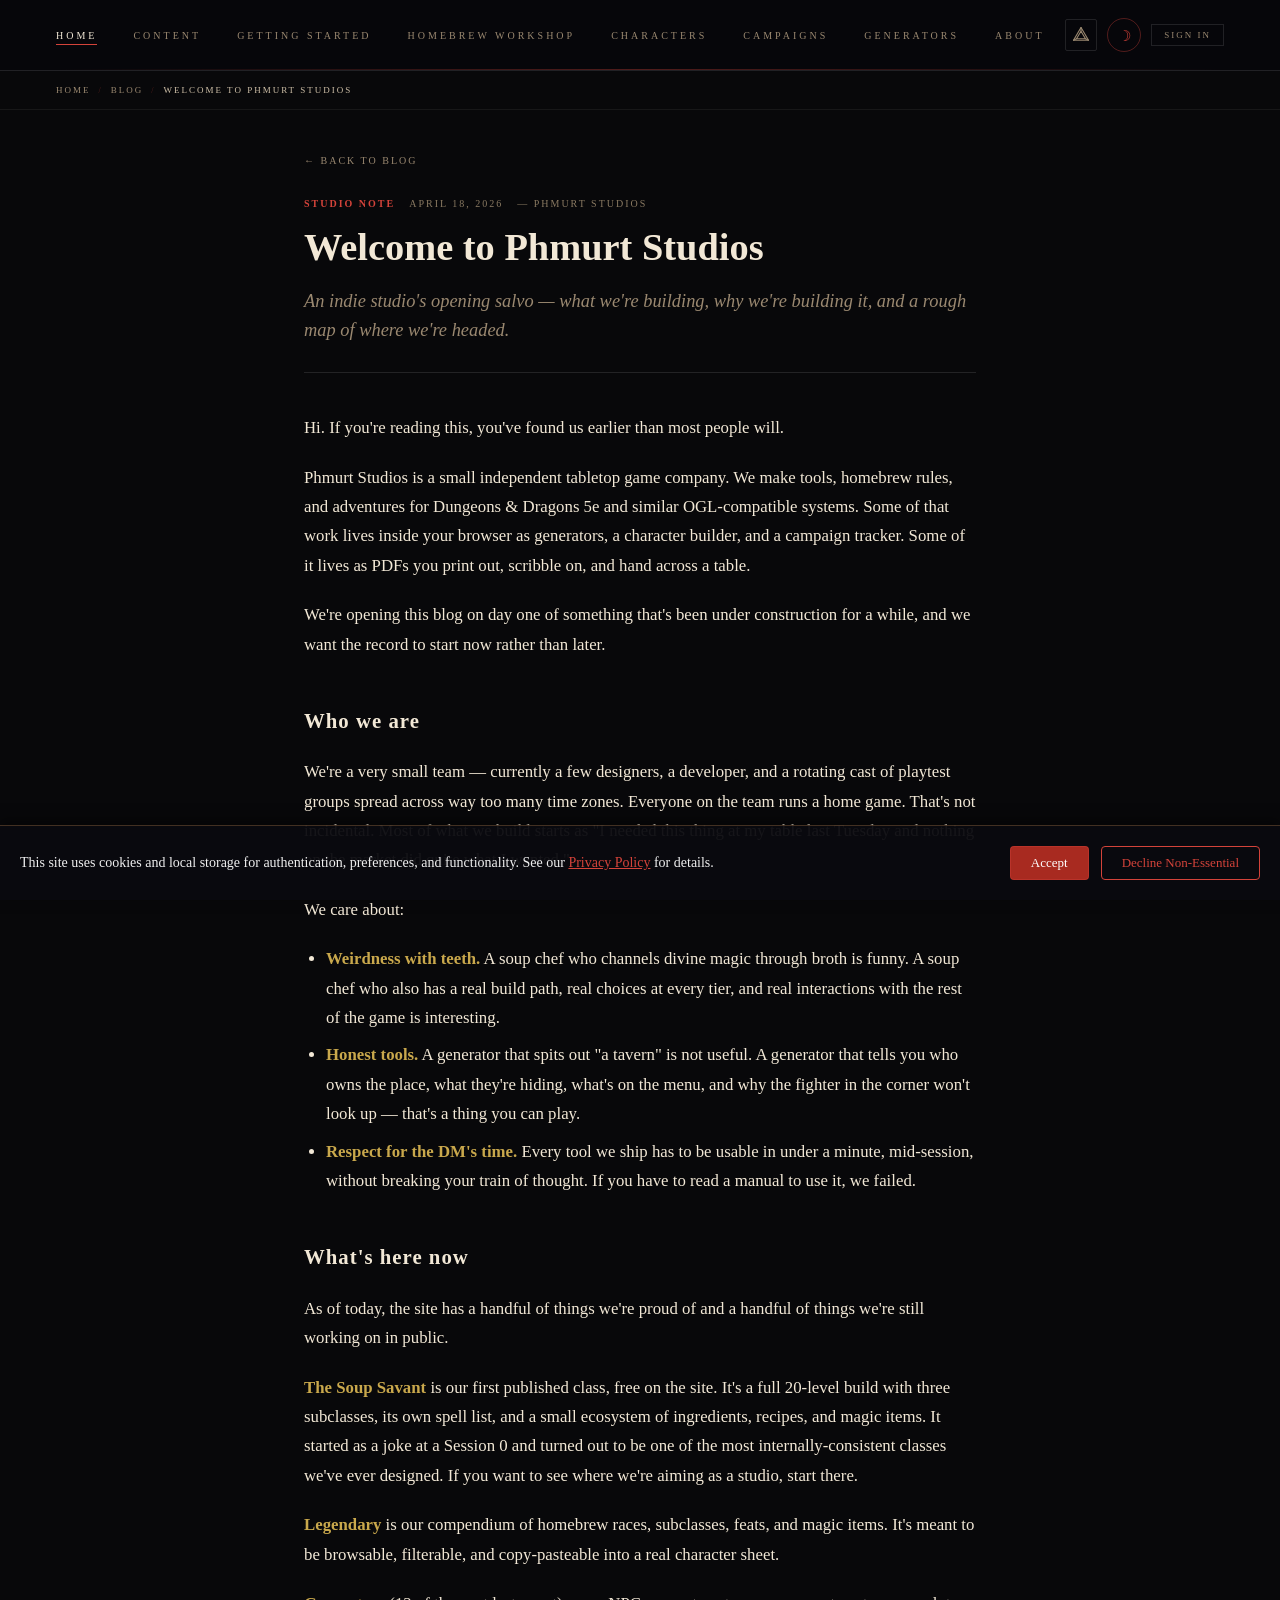
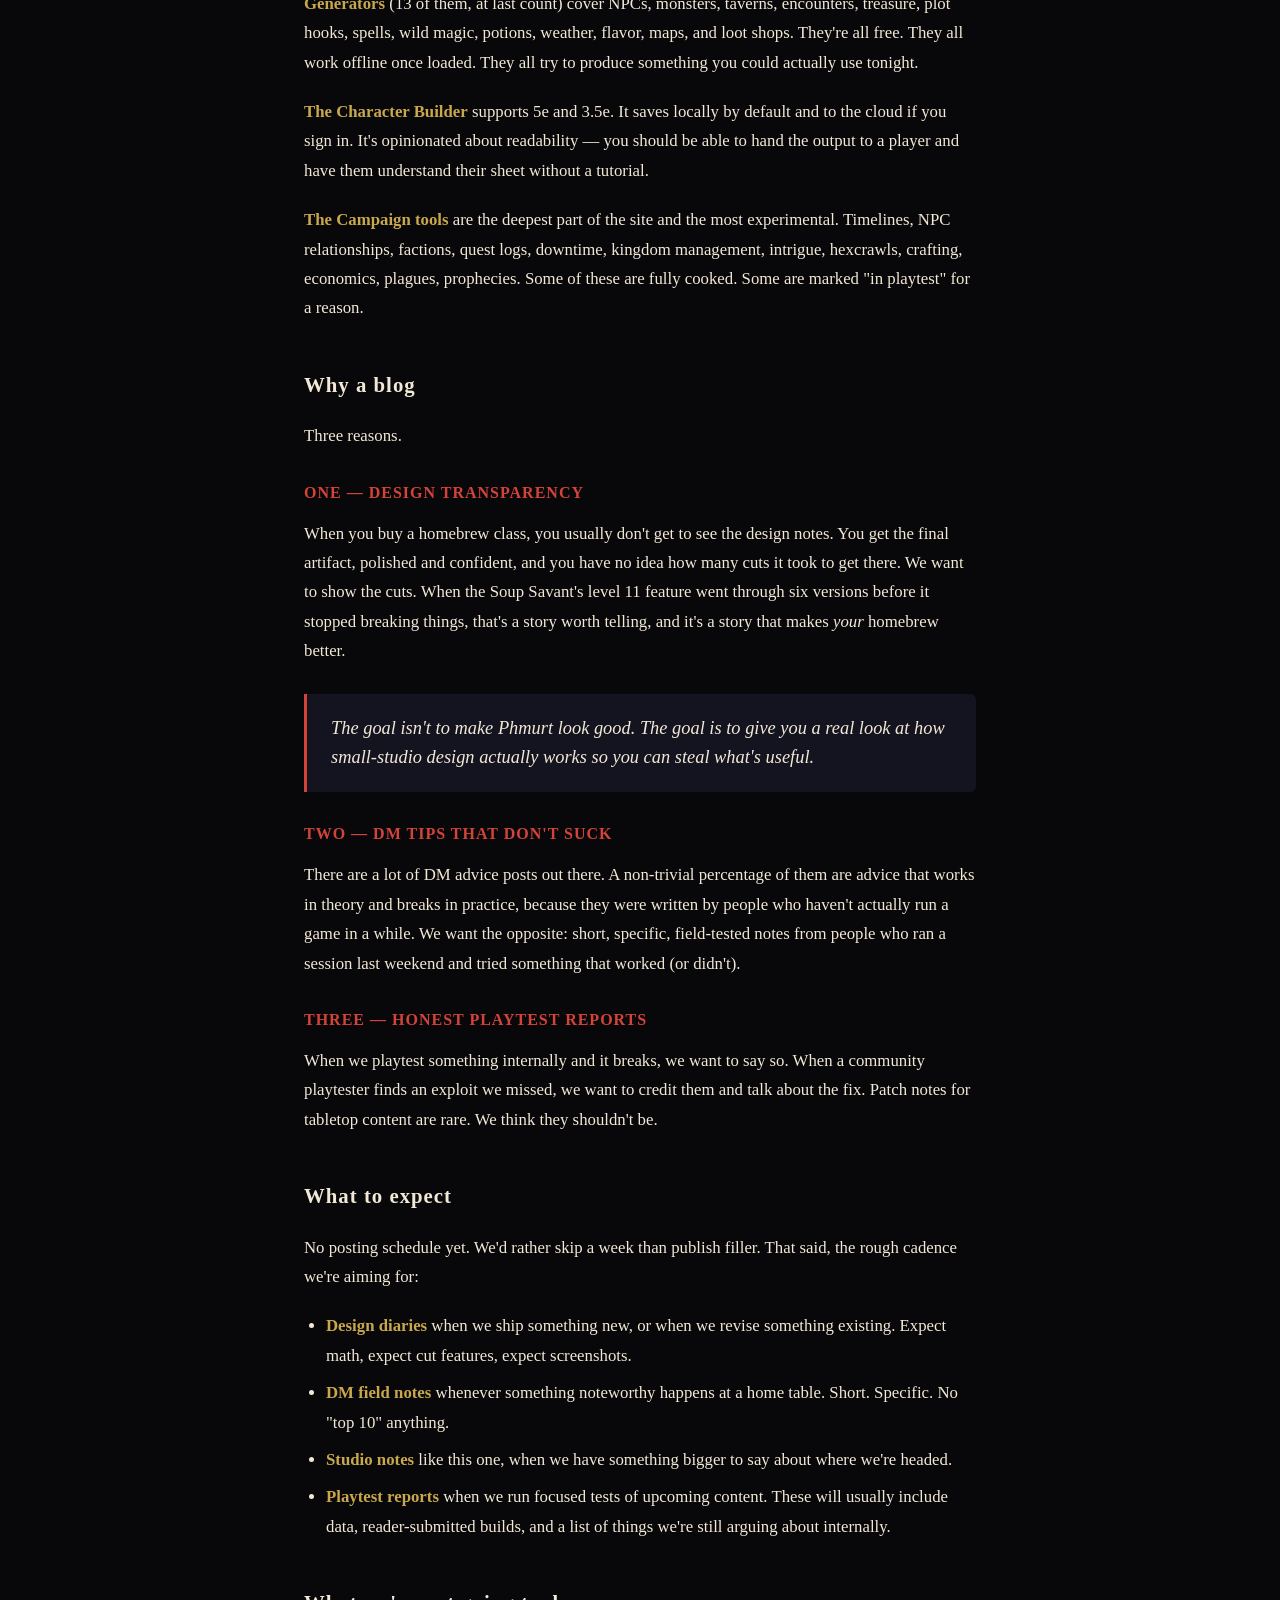
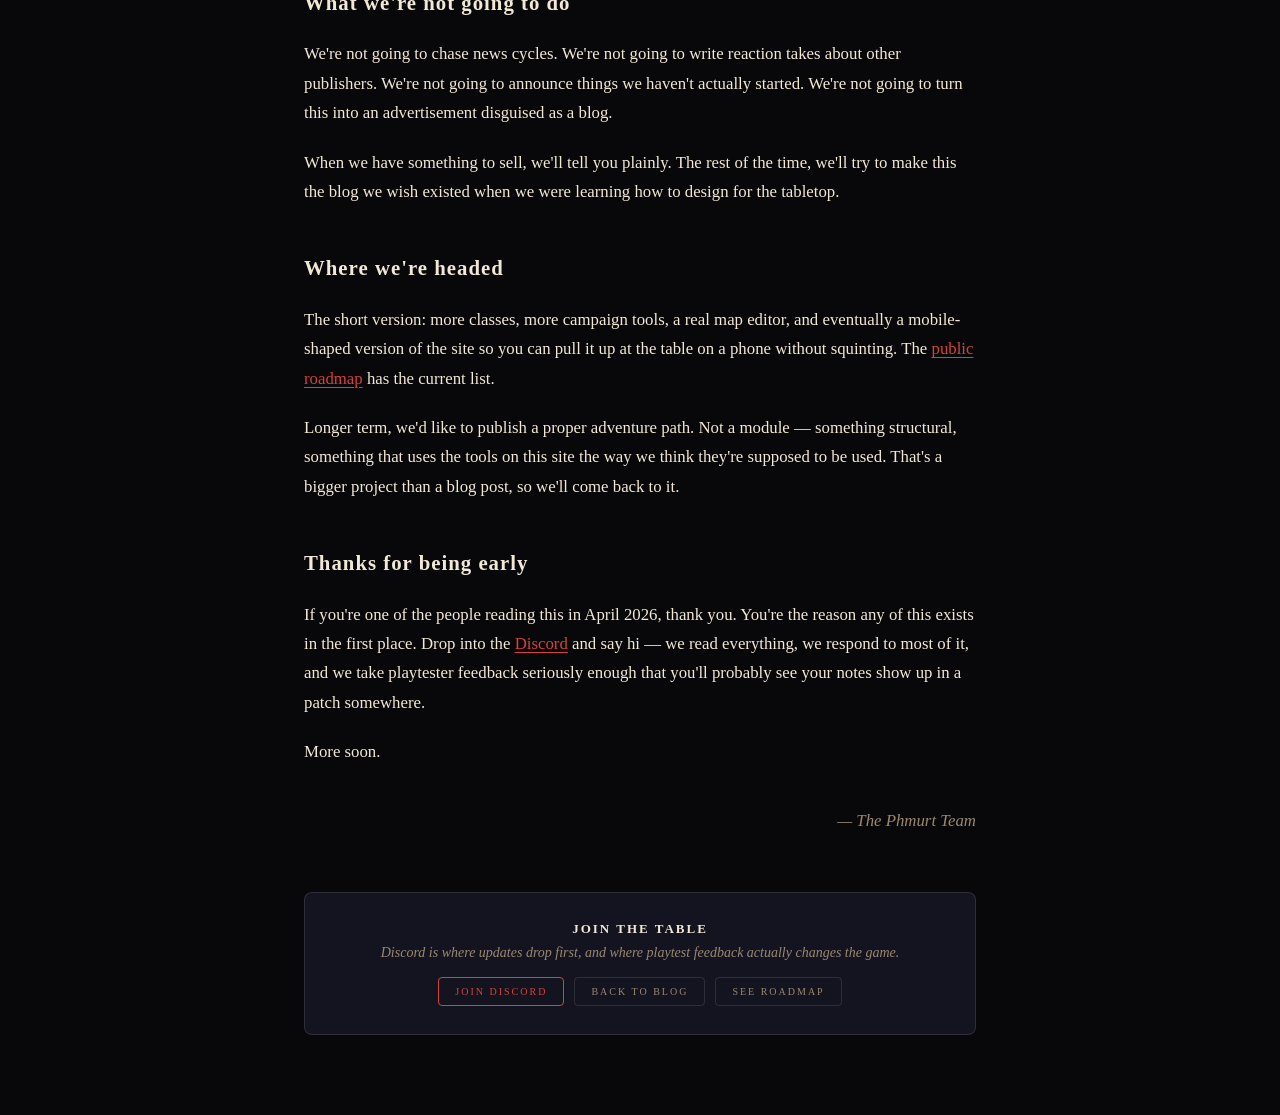
<file: blog-welcome.html>
<!DOCTYPE html>
<html lang="en">
<head>
  <meta charset="UTF-8" />
  <meta name="viewport" content="width=device-width, initial-scale=1.0" />
  <meta http-equiv="X-Content-Type-Options" content="nosniff" />
  <meta name="referrer" content="strict-origin" />
  <meta http-equiv="Content-Security-Policy" content="default-src 'self'; script-src 'self' 'unsafe-inline' https://cdn.jsdelivr.net https://fonts.googleapis.com https://js.stripe.com; style-src 'self' 'unsafe-inline' https://fonts.googleapis.com; font-src https://fonts.gstatic.com; img-src 'self' data: blob:; connect-src 'self' https://*.supabase.co https://*.supabase.in https://*.stripe.com; frame-ancestors 'none'; base-uri 'self'; form-action 'self'; object-src 'none';" />
  <meta name="color-scheme" content="light dark" />
  <title>Welcome to Phmurt Studios · Blog</title>
  <meta name="description" content="What we're building, why we're building it, and what you can expect from the Phmurt Studios blog. An indie studio's opening salvo and a rough map of where we're headed." />
  <meta property="og:title" content="Welcome to Phmurt Studios" />
  <meta property="og:description" content="What we're building, why we're building it, and what you can expect from the Phmurt Studios blog." />
  <meta property="og:type" content="article" />
  <meta property="og:url" content="https://phmurtstudios.com/blog-welcome.html" />
  <meta property="og:image" content="https://phmurtstudios.com/logo.png" />
  <meta name="twitter:card" content="summary_large_image" />
  <meta name="twitter:title" content="Welcome to Phmurt Studios" />
  <link rel="preconnect" href="https://fonts.googleapis.com" />
  <link rel="preconnect" href="https://fonts.gstatic.com" crossorigin />
  <link href="https://fonts.googleapis.com/css2?family=Cinzel:wght@400;500;700&family=Spectral:ital,wght@0,300;0,400;0,500;1,300;1,400&display=swap" rel="stylesheet" />
  <link rel="icon" type="image/x-icon" href="favicon.ico" />
  <link rel="manifest" href="site.webmanifest" />
  <link rel="stylesheet" href="style.css?v=185" />
  <script defer src="theme.js?v=185"></script>
  <link rel="canonical" href="https://phmurtstudios.com/blog-welcome.html" />

  <script type="application/ld+json">
  {
    "@context": "https://schema.org",
    "@type": "BlogPosting",
    "headline": "Welcome to Phmurt Studios",
    "description": "What we're building, why we're building it, and what you can expect from the Phmurt Studios blog.",
    "author": { "@type": "Organization", "name": "Phmurt Studios", "url": "https://phmurtstudios.com/" },
    "publisher": { "@type": "Organization", "name": "Phmurt Studios", "logo": { "@type": "ImageObject", "url": "https://phmurtstudios.com/logo.png" } },
    "datePublished": "2026-04-18",
    "mainEntityOfPage": { "@type": "WebPage", "@id": "https://phmurtstudios.com/blog-welcome.html" }
  }
  </script>

  <style>
    .bw-wrap { max-width: 720px; margin: 0 auto; padding: 40px 24px 80px; }

    .bw-back {
      display: inline-block;
      font-family: 'Cinzel', serif;
      font-size: 10px; letter-spacing: 2px; text-transform: uppercase;
      color: var(--text-muted, #9a8870);
      text-decoration: none;
      margin-bottom: 32px;
      transition: color .2s;
    }
    .bw-back:hover { color: var(--crimson, #d4433a); }

    .bw-meta {
      display: flex; gap: 14px; align-items: center; margin-bottom: 16px;
      font-family: 'Cinzel', serif; font-size: 10px; letter-spacing: 2px;
      text-transform: uppercase;
    }
    .bw-meta-type { color: var(--crimson, #d4433a); font-weight: 600; }
    .bw-meta-date { color: var(--text-faint, #7a6a55); }
    .bw-meta-author { color: var(--text-faint, #7a6a55); }

    .bw-title {
      font-family: 'Cinzel', serif;
      font-size: 2.4rem; font-weight: 700; line-height: 1.15;
      color: var(--text, #f2e8d6);
      margin: 0 0 18px;
    }
    .bw-deck {
      font-family: 'Spectral', serif; font-style: italic;
      font-size: 1.15rem; line-height: 1.55;
      color: var(--text-muted, #9a8870);
      margin: 0 0 40px;
      padding-bottom: 28px;
      border-bottom: 1px solid var(--border, rgba(255,255,255,0.11));
    }

    .bw-body {
      font-family: 'Spectral', serif;
      font-size: 1.05rem; line-height: 1.75;
      color: var(--text, #f2e8d6);
    }
    .bw-body p { margin: 0 0 20px; }
    .bw-body h2 {
      font-family: 'Cinzel', serif;
      font-size: 1.3rem; font-weight: 600;
      color: var(--text, #f2e8d6);
      margin: 44px 0 18px;
      letter-spacing: 1px;
    }
    .bw-body h3 {
      font-family: 'Cinzel', serif;
      font-size: 1rem; font-weight: 600;
      color: var(--crimson, #d4433a);
      margin: 28px 0 12px;
      letter-spacing: 1px;
      text-transform: uppercase;
    }
    .bw-body a {
      color: var(--crimson, #d4433a);
      text-decoration: underline;
      text-decoration-thickness: 1px;
      text-underline-offset: 3px;
    }
    .bw-body a:hover { color: #e55a51; }
    .bw-body ul { margin: 0 0 20px; padding-left: 22px; }
    .bw-body li { margin-bottom: 8px; }
    .bw-body strong { color: #c9a84c; font-weight: 600; }

    .bw-pullquote {
      font-family: 'Spectral', serif; font-style: italic;
      font-size: 1.15rem; line-height: 1.6;
      color: var(--text, #f2e8d6);
      padding: 20px 24px;
      margin: 28px 0;
      border-left: 3px solid var(--crimson, #d4433a);
      background: var(--bg-card, #141420);
      border-radius: 0 6px 6px 0;
    }

    .bw-cta {
      margin-top: 56px; padding: 28px 24px;
      text-align: center;
      background: var(--bg-card, #141420);
      border: 1px solid var(--border, rgba(255,255,255,0.11));
      border-radius: 8px;
    }
    .bw-cta-title {
      font-family: 'Cinzel', serif;
      font-size: 13px; font-weight: 600; letter-spacing: 2px; text-transform: uppercase;
      color: var(--text, #f2e8d6);
      margin: 0 0 8px;
    }
    .bw-cta-desc {
      font-family: 'Spectral', serif; font-style: italic;
      font-size: 14px; color: var(--text-muted, #9a8870);
      margin: 0 0 16px;
    }
    .bw-cta-links { display: flex; justify-content: center; gap: 10px; flex-wrap: wrap; }
    .bw-cta-link {
      font-family: 'Cinzel', serif; font-size: 10px; letter-spacing: 2px;
      text-transform: uppercase; color: var(--text-muted, #9a8870);
      text-decoration: none; padding: 8px 16px;
      border: 1px solid var(--border, rgba(255,255,255,0.22));
      border-radius: 4px;
      transition: border-color .2s, color .2s;
    }
    .bw-cta-link:hover {
      border-color: var(--crimson, #d4433a);
      color: var(--crimson, #d4433a);
    }
    .bw-cta-link.primary {
      border-color: var(--crimson, #d4433a);
      color: var(--crimson, #d4433a);
    }

    @media (max-width: 640px) {
      .bw-title { font-size: 1.8rem; }
      .bw-deck { font-size: 1rem; }
      .bw-body { font-size: 1rem; }
    }
  </style>
</head>
<body data-nav-active="Home" data-footer-copy="Roll Well. Play Weird." data-breadcrumb="Home|index.html;Blog|blog.html;Welcome to Phmurt Studios">
  <a href="#main-content" class="ps-skip-nav">Skip to content</a>
  <div id="ps-site-shell"></div>
  <div id="ps-page-breadcrumb"></div>

  <main id="main-content">
    <article class="bw-wrap">

      <a class="bw-back" href="blog.html">&larr; Back to Blog</a>

      <div class="bw-meta">
        <span class="bw-meta-type">Studio Note</span>
        <span class="bw-meta-date">April 18, 2026</span>
        <span class="bw-meta-author">&mdash; Phmurt Studios</span>
      </div>

      <h1 class="bw-title">Welcome to Phmurt Studios</h1>
      <p class="bw-deck">An indie studio's opening salvo &mdash; what we're building, why we're building it, and a rough map of where we're headed.</p>

      <div class="bw-body">

        <p>Hi. If you're reading this, you've found us earlier than most people will.</p>

        <p>Phmurt Studios is a small independent tabletop game company. We make tools, homebrew rules, and adventures for Dungeons &amp; Dragons 5e and similar OGL-compatible systems. Some of that work lives inside your browser as generators, a character builder, and a campaign tracker. Some of it lives as PDFs you print out, scribble on, and hand across a table.</p>

        <p>We're opening this blog on day one of something that's been under construction for a while, and we want the record to start now rather than later.</p>

        <h2>Who we are</h2>

        <p>We're a very small team &mdash; currently a few designers, a developer, and a rotating cast of playtest groups spread across way too many time zones. Everyone on the team runs a home game. That's not incidental. Most of what we build starts as "I needed this thing at my table last Tuesday and nothing on the market did quite what I wanted."</p>

        <p>We care about:</p>

        <ul>
          <li><strong>Weirdness with teeth.</strong> A soup chef who channels divine magic through broth is funny. A soup chef who also has a real build path, real choices at every tier, and real interactions with the rest of the game is interesting.</li>
          <li><strong>Honest tools.</strong> A generator that spits out "a tavern" is not useful. A generator that tells you who owns the place, what they're hiding, what's on the menu, and why the fighter in the corner won't look up &mdash; that's a thing you can play.</li>
          <li><strong>Respect for the DM's time.</strong> Every tool we ship has to be usable in under a minute, mid-session, without breaking your train of thought. If you have to read a manual to use it, we failed.</li>
        </ul>

        <h2>What's here now</h2>

        <p>As of today, the site has a handful of things we're proud of and a handful of things we're still working on in public.</p>

        <p><strong>The Soup Savant</strong> is our first published class, free on the site. It's a full 20-level build with three subclasses, its own spell list, and a small ecosystem of ingredients, recipes, and magic items. It started as a joke at a Session 0 and turned out to be one of the most internally-consistent classes we've ever designed. If you want to see where we're aiming as a studio, start there.</p>

        <p><strong>Legendary</strong> is our compendium of homebrew races, subclasses, feats, and magic items. It's meant to be browsable, filterable, and copy-pasteable into a real character sheet.</p>

        <p><strong>Generators</strong> (13 of them, at last count) cover NPCs, monsters, taverns, encounters, treasure, plot hooks, spells, wild magic, potions, weather, flavor, maps, and loot shops. They're all free. They all work offline once loaded. They all try to produce something you could actually use tonight.</p>

        <p><strong>The Character Builder</strong> supports 5e and 3.5e. It saves locally by default and to the cloud if you sign in. It's opinionated about readability &mdash; you should be able to hand the output to a player and have them understand their sheet without a tutorial.</p>

        <p><strong>The Campaign tools</strong> are the deepest part of the site and the most experimental. Timelines, NPC relationships, factions, quest logs, downtime, kingdom management, intrigue, hexcrawls, crafting, economics, plagues, prophecies. Some of these are fully cooked. Some are marked "in playtest" for a reason.</p>

        <h2>Why a blog</h2>

        <p>Three reasons.</p>

        <h3>One &mdash; design transparency</h3>

        <p>When you buy a homebrew class, you usually don't get to see the design notes. You get the final artifact, polished and confident, and you have no idea how many cuts it took to get there. We want to show the cuts. When the Soup Savant's level 11 feature went through six versions before it stopped breaking things, that's a story worth telling, and it's a story that makes <em>your</em> homebrew better.</p>

        <div class="bw-pullquote">The goal isn't to make Phmurt look good. The goal is to give you a real look at how small-studio design actually works so you can steal what's useful.</div>

        <h3>Two &mdash; DM tips that don't suck</h3>

        <p>There are a lot of DM advice posts out there. A non-trivial percentage of them are advice that works in theory and breaks in practice, because they were written by people who haven't actually run a game in a while. We want the opposite: short, specific, field-tested notes from people who ran a session last weekend and tried something that worked (or didn't).</p>

        <h3>Three &mdash; honest playtest reports</h3>

        <p>When we playtest something internally and it breaks, we want to say so. When a community playtester finds an exploit we missed, we want to credit them and talk about the fix. Patch notes for tabletop content are rare. We think they shouldn't be.</p>

        <h2>What to expect</h2>

        <p>No posting schedule yet. We'd rather skip a week than publish filler. That said, the rough cadence we're aiming for:</p>

        <ul>
          <li><strong>Design diaries</strong> when we ship something new, or when we revise something existing. Expect math, expect cut features, expect screenshots.</li>
          <li><strong>DM field notes</strong> whenever something noteworthy happens at a home table. Short. Specific. No "top 10" anything.</li>
          <li><strong>Studio notes</strong> like this one, when we have something bigger to say about where we're headed.</li>
          <li><strong>Playtest reports</strong> when we run focused tests of upcoming content. These will usually include data, reader-submitted builds, and a list of things we're still arguing about internally.</li>
        </ul>

        <h2>What we're not going to do</h2>

        <p>We're not going to chase news cycles. We're not going to write reaction takes about other publishers. We're not going to announce things we haven't actually started. We're not going to turn this into an advertisement disguised as a blog.</p>

        <p>When we have something to sell, we'll tell you plainly. The rest of the time, we'll try to make this the blog we wish existed when we were learning how to design for the tabletop.</p>

        <h2>Where we're headed</h2>

        <p>The short version: more classes, more campaign tools, a real map editor, and eventually a mobile-shaped version of the site so you can pull it up at the table on a phone without squinting. The <a href="roadmap.html">public roadmap</a> has the current list.</p>

        <p>Longer term, we'd like to publish a proper adventure path. Not a module &mdash; something structural, something that uses the tools on this site the way we think they're supposed to be used. That's a bigger project than a blog post, so we'll come back to it.</p>

        <h2>Thanks for being early</h2>

        <p>If you're one of the people reading this in April 2026, thank you. You're the reason any of this exists in the first place. Drop into the <a href="https://discord.gg/GSvCXfehmK" target="_blank" rel="noopener noreferrer">Discord</a> and say hi &mdash; we read everything, we respond to most of it, and we take playtester feedback seriously enough that you'll probably see your notes show up in a patch somewhere.</p>

        <p>More soon.</p>

        <p style="text-align: right; font-style: italic; color: var(--text-muted, #9a8870); margin-top: 40px;">&mdash; The Phmurt Team</p>

      </div>

      <div class="bw-cta">
        <div class="bw-cta-title">Join the Table</div>
        <p class="bw-cta-desc">Discord is where updates drop first, and where playtest feedback actually changes the game.</p>
        <div class="bw-cta-links">
          <a class="bw-cta-link primary" href="https://discord.gg/GSvCXfehmK" target="_blank" rel="noopener noreferrer">Join Discord</a>
          <a class="bw-cta-link" href="blog.html">Back to Blog</a>
          <a class="bw-cta-link" href="roadmap.html">See Roadmap</a>
        </div>
      </div>

    </article>
  </main>

  <script defer src="phmurt-shell.js?v=187"></script>
</body>
</html>
</file>
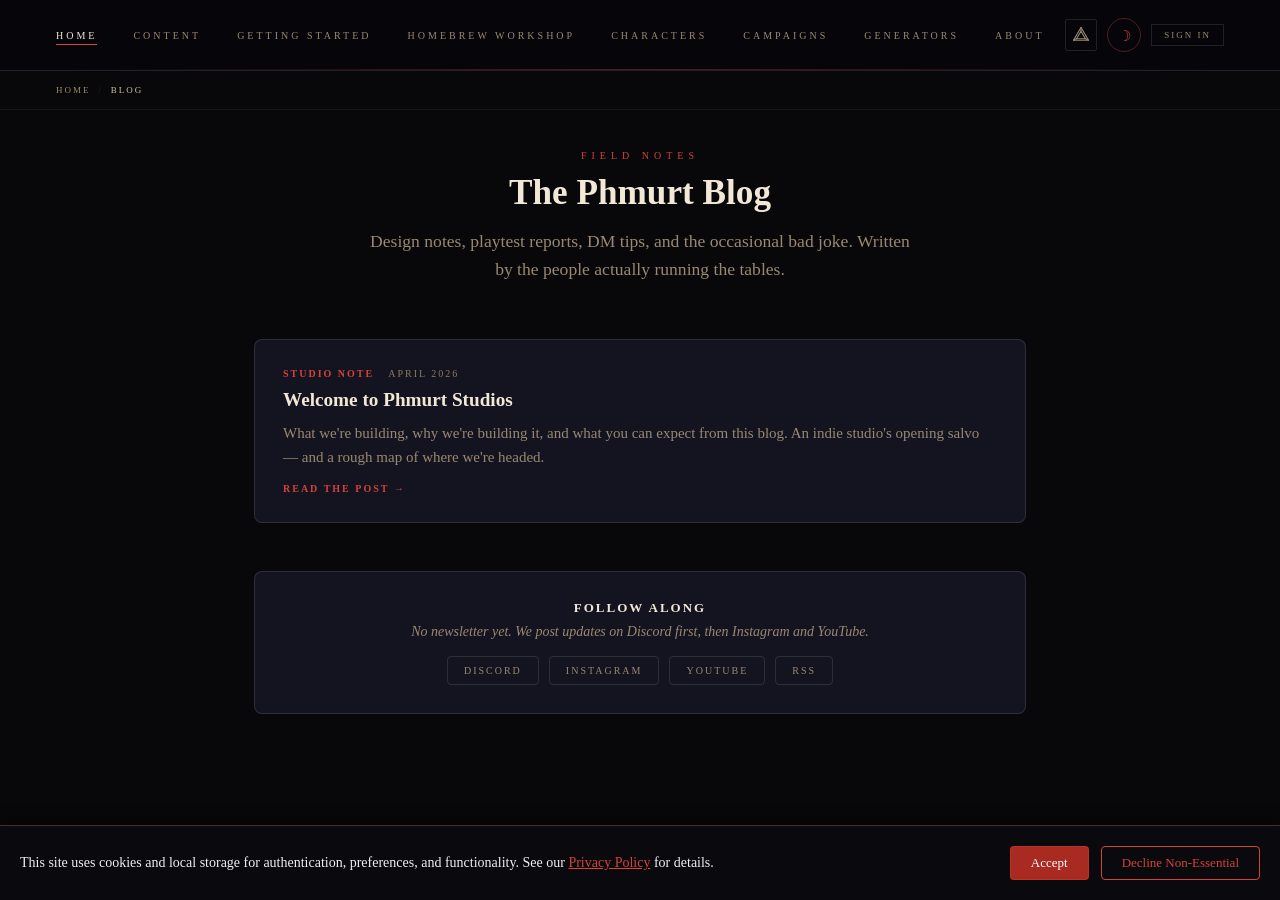
<file: blog.html>
<!DOCTYPE html>
<html lang="en">
<head>
  <meta charset="UTF-8" />
  <meta name="viewport" content="width=device-width, initial-scale=1.0" />
  <meta http-equiv="X-Content-Type-Options" content="nosniff" />
  <meta name="referrer" content="strict-origin" />
  <meta http-equiv="Content-Security-Policy" content="default-src 'self'; script-src 'self' 'unsafe-inline' https://cdn.jsdelivr.net https://fonts.googleapis.com https://js.stripe.com; style-src 'self' 'unsafe-inline' https://fonts.googleapis.com; font-src https://fonts.gstatic.com; img-src 'self' data: blob:; connect-src 'self' https://*.supabase.co https://*.supabase.in https://*.stripe.com; frame-ancestors 'none'; base-uri 'self'; form-action 'self'; object-src 'none';" />
  <meta name="color-scheme" content="light dark" />
  <title>Blog · Phmurt Studios</title>
  <meta name="description" content="Design notes, playtest reports, and DM tips from the Phmurt Studios team. Articles on homebrew classes, campaign design, and running great D&D games." />
  <meta property="og:title" content="Blog · Phmurt Studios" />
  <meta property="og:description" content="Design notes, playtest reports, and DM tips from the Phmurt Studios team." />
  <meta property="og:type" content="website" />
  <meta property="og:url" content="https://phmurtstudios.com/blog.html" />
  <meta property="og:image" content="https://phmurtstudios.com/logo.png" />
  <meta name="twitter:card" content="summary_large_image" />
  <meta name="twitter:title" content="Blog · Phmurt Studios" />
  <link rel="preconnect" href="https://fonts.googleapis.com" />
  <link rel="preconnect" href="https://fonts.gstatic.com" crossorigin />
  <link href="https://fonts.googleapis.com/css2?family=Cinzel:wght@400;500;700&family=Spectral:ital,wght@0,300;0,400;0,500;1,300;1,400&display=swap" rel="stylesheet" />
  <link rel="icon" type="image/x-icon" href="favicon.ico" />
  <link rel="manifest" href="site.webmanifest" />
  <link rel="stylesheet" href="style.css?v=185" />
  <link rel="alternate" type="application/rss+xml" title="Phmurt Studios Blog" href="rss.xml" />
  <script defer src="theme.js?v=185"></script>
  <link rel="canonical" href="https://phmurtstudios.com/blog.html" />

  <script type="application/ld+json">
  {
    "@context": "https://schema.org",
    "@type": "Blog",
    "name": "Phmurt Studios Blog",
    "description": "Design notes, playtest reports, and DM tips from the Phmurt Studios team.",
    "url": "https://phmurtstudios.com/blog.html",
    "publisher": { "@type": "Organization", "name": "Phmurt Studios", "url": "https://phmurtstudios.com/" }
  }
  </script>

  <style>
    .bl-wrap { max-width: 820px; margin: 0 auto; padding: 40px 24px 80px; }
    .bl-hero { text-align: center; margin-bottom: 56px; }
    .bl-hero-eyebrow {
      font-family: 'Cinzel', serif; font-size: 10px; letter-spacing: 5px;
      text-transform: uppercase; color: var(--crimson, #d4433a); margin-bottom: 12px;
    }
    .bl-hero-title {
      font-family: 'Cinzel', serif; font-size: 2.2rem; font-weight: 700;
      color: var(--text, #f2e8d6); margin: 0 0 14px;
    }
    .bl-hero-subtitle {
      font-family: 'Spectral', serif; font-size: 1.1rem; line-height: 1.6;
      color: var(--text-muted, #9a8870); max-width: 560px; margin: 0 auto;
    }

    .bl-posts { display: flex; flex-direction: column; gap: 16px; }
    .bl-post {
      display: block; text-decoration: none;
      background: var(--bg-card, #141420);
      border: 1px solid var(--border, rgba(255,255,255,0.11));
      border-radius: 8px; padding: 28px;
      transition: border-color .2s, box-shadow .2s, transform .2s;
    }
    .bl-post:hover {
      border-color: var(--crimson, #d4433a);
      box-shadow: 0 6px 24px rgba(212,67,58,.08);
      transform: translateY(-2px);
    }
    .bl-post-meta {
      display: flex; gap: 14px; align-items: center; margin-bottom: 10px;
      font-family: 'Cinzel', serif; font-size: 10px; letter-spacing: 2px;
      text-transform: uppercase;
    }
    .bl-post-type { color: var(--crimson, #d4433a); font-weight: 600; }
    .bl-post-date { color: var(--text-faint, #7a6a55); }
    .bl-post-title {
      font-family: 'Cinzel', serif; font-size: 1.2rem; font-weight: 600;
      color: var(--text, #f2e8d6); margin: 0 0 10px;
    }
    .bl-post-excerpt {
      font-family: 'Spectral', serif; font-size: 15px; line-height: 1.6;
      color: var(--text-muted, #9a8870); margin: 0 0 14px;
    }
    .bl-post-read {
      font-family: 'Cinzel', serif; font-size: 10px; letter-spacing: 2px;
      text-transform: uppercase; color: var(--crimson, #d4433a); font-weight: 600;
    }

    .bl-subscribe {
      text-align: center; margin-top: 48px; padding: 28px 24px;
      background: var(--bg-card, #141420);
      border: 1px solid var(--border, rgba(255,255,255,0.11));
      border-radius: 8px;
    }
    .bl-subscribe-title {
      font-family: 'Cinzel', serif; font-size: 13px; font-weight: 600;
      letter-spacing: 2px; text-transform: uppercase;
      color: var(--text, #f2e8d6); margin: 0 0 8px;
    }
    .bl-subscribe-desc {
      font-family: 'Spectral', serif; font-style: italic; font-size: 14px;
      color: var(--text-muted, #9a8870); margin: 0 0 16px;
    }
    .bl-subscribe-links { display: flex; justify-content: center; gap: 10px; flex-wrap: wrap; }
    .bl-subscribe-link {
      font-family: 'Cinzel', serif; font-size: 10px; letter-spacing: 2px;
      text-transform: uppercase; color: var(--text-muted, #9a8870);
      text-decoration: none; padding: 8px 16px;
      border: 1px solid var(--border, rgba(255,255,255,0.22));
      border-radius: 4px; transition: border-color .2s, color .2s;
    }
    .bl-subscribe-link:hover { border-color: var(--crimson, #d4433a); color: var(--crimson, #d4433a); }

    @media (max-width: 640px) {
      .bl-hero-title { font-size: 1.6rem; }
      .bl-post { padding: 20px 18px; }
    }
  </style>
</head>
<body data-nav-active="Home" data-footer-copy="Roll Well. Play Weird." data-breadcrumb="Home|index.html;Blog">
  <a href="#main-content" class="ps-skip-nav">Skip to content</a>
  <div id="ps-site-shell"></div>
  <div id="ps-page-breadcrumb"></div>

  <main id="main-content">
    <div class="bl-wrap">

      <div class="bl-hero">
        <div class="bl-hero-eyebrow">Field Notes</div>
        <h1 class="bl-hero-title">The Phmurt Blog</h1>
        <p class="bl-hero-subtitle">Design notes, playtest reports, DM tips, and the occasional bad joke. Written by the people actually running the tables.</p>
      </div>

      <!-- ═══ POST LIST ═══
           Each new post should be:
           1. A standalone HTML page (blog-SLUG.html) modeled on blog-welcome.html
           2. Prepended here (newest first) as an <a class="bl-post"> card
           3. Added to sitemap.xml and rss.xml
      -->
      <div class="bl-posts">

        <a class="bl-post" href="blog-welcome.html">
          <div class="bl-post-meta">
            <span class="bl-post-type">Studio Note</span>
            <span class="bl-post-date">April 2026</span>
          </div>
          <h2 class="bl-post-title">Welcome to Phmurt Studios</h2>
          <p class="bl-post-excerpt">What we're building, why we're building it, and what you can expect from this blog. An indie studio's opening salvo &mdash; and a rough map of where we're headed.</p>
          <div class="bl-post-read">Read the post &rarr;</div>
        </a>

        <!-- Additional posts go here, newest first. Example:
        <a class="bl-post" href="blog-soup-savant-design.html">
          <div class="bl-post-meta">
            <span class="bl-post-type">Design Diary</span>
            <span class="bl-post-date">May 2026</span>
          </div>
          <h2 class="bl-post-title">How the Soup Savant Got Balanced (Or Didn't)</h2>
          <p class="bl-post-excerpt">…</p>
          <div class="bl-post-read">Read the post &rarr;</div>
        </a>
        -->

      </div>

      <div class="bl-subscribe">
        <div class="bl-subscribe-title">Follow Along</div>
        <p class="bl-subscribe-desc">No newsletter yet. We post updates on Discord first, then Instagram and YouTube.</p>
        <div class="bl-subscribe-links">
          <a class="bl-subscribe-link" href="https://discord.gg/GSvCXfehmK" target="_blank" rel="noopener noreferrer">Discord</a>
          <a class="bl-subscribe-link" href="https://www.instagram.com/phmurt_studios/" target="_blank" rel="noopener noreferrer">Instagram</a>
          <a class="bl-subscribe-link" href="https://www.youtube.com/@PhmurtStudios" target="_blank" rel="noopener noreferrer">YouTube</a>
          <a class="bl-subscribe-link" href="rss.xml">RSS</a>
        </div>
      </div>

    </div>
  </main>

  <script defer src="phmurt-shell.js?v=187"></script>
</body>
</html>
</file>
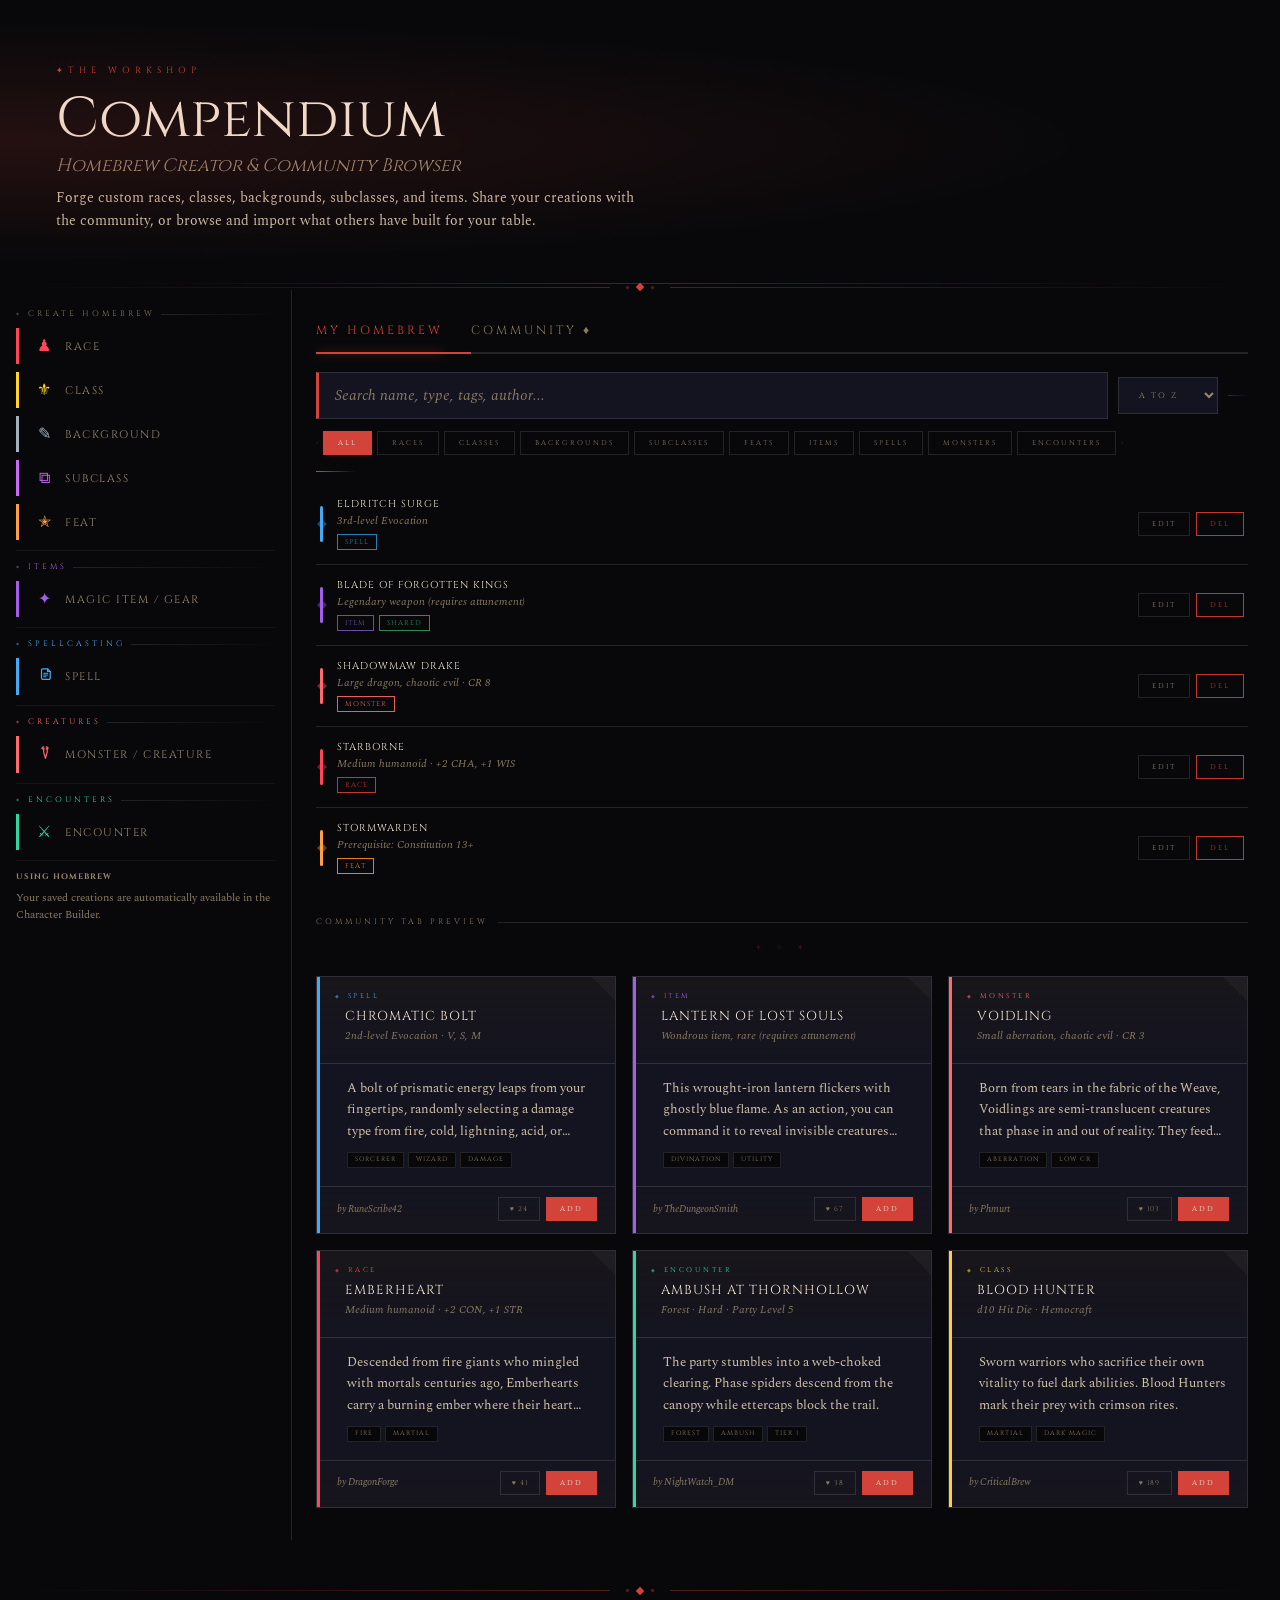
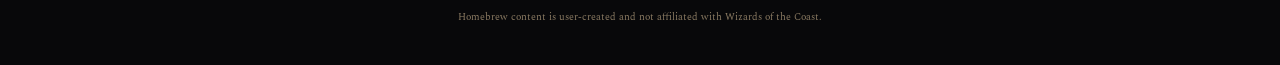
<file: compendium-preview.html>
<!DOCTYPE html>
<html lang="en">
<head>
  <meta charset="UTF-8" />
  <meta name="viewport" content="width=device-width, initial-scale=1.0" />
  <title>Compendium Redesign Preview</title>
  <link rel="preconnect" href="https://fonts.googleapis.com" />
  <link rel="preconnect" href="https://fonts.gstatic.com" crossorigin />
  <link href="https://fonts.googleapis.com/css2?family=Cinzel:wght@400;500;700&family=Spectral:ital,wght@0,300;0,400;0,500;1,300;1,400&display=swap" rel="stylesheet" />
  <style>
    :root {
      --bg: #08080a;
      --bg-card: #141420;
      --text: #f2e8d6;
      --text-dim: #cfc0a8;
      --text-muted: #9a8870;
      --text-faint: #8a7a62;
      --crimson: #d4433a;
      --crimson-soft: rgba(212,67,58,0.14);
      --crimson-border: rgba(212,67,58,0.36);
      --border: rgba(255,255,255,0.11);
      --border-subtle: rgba(255,255,255,0.08);
      --white: #f2e8d6;
    }
    *, *::before, *::after { box-sizing: border-box; margin: 0; padding: 0; }
    html, body { width: 100%; background: var(--bg); color: var(--text); font-family: 'Spectral', Georgia, serif; font-size: 16px; line-height: 1.5; }

    /* ── Hero (standard sizing from style.css) ─────────────────── */
    .ps-page-hero { padding: 64px 56px 52px; position: relative; overflow: hidden; }
    .ps-page-hero::before { content: ''; position: absolute; inset: 0; background: radial-gradient(ellipse at 0% 50%, var(--crimson-soft), transparent 60%); pointer-events: none; }
    .ps-page-hero::after { content: ''; position: absolute; bottom: 0; left: 0; right: 0; height: 1px; background: linear-gradient(90deg, transparent 10%, var(--crimson-border) 50%, transparent 90%); }
    .ps-page-eyebrow { font-family: 'Cinzel', serif; font-size: 9px; letter-spacing: 5px; color: var(--crimson); text-transform: uppercase; margin-bottom: 12px; }
    .ps-page-eyebrow::before { content: '\2726 '; font-size: 8px; }
    .ps-page-title { font-family: 'Cinzel', serif; font-size: 56px; font-weight: 300; color: var(--text); line-height: 1.05; margin-bottom: 4px; }
    .ps-page-subtitle { font-family: 'Cinzel', serif; font-size: 18px; font-weight: 300; font-style: italic; color: var(--text-muted); margin-bottom: 8px; }
    .ps-page-intro { font-size: 14px; color: var(--text-dim); max-width: 600px; line-height: 1.6; }

    /* ── Divider ────────────────────────────────────────────────── */
    .ps-divider { display: flex; align-items: center; padding: 0 32px; }
    .ps-div-line { flex: 1; height: 1px; background: linear-gradient(90deg, transparent, var(--crimson-border)); }
    .ps-div-line.r { background: linear-gradient(270deg, transparent, var(--crimson-border)); }
    .ps-div-ornament { display: flex; align-items: center; gap: 8px; padding: 0 16px; }
    .ps-div-gem { width: 6px; height: 6px; background: var(--crimson); transform: rotate(45deg); }
    .ps-div-dot { width: 3px; height: 3px; background: var(--crimson-border); transform: rotate(45deg); }

    /* ── Layout ─────────────────────────────────────────────────── */
    .cmp-layout { display: grid; grid-template-columns: 260px 1fr; gap: 0; max-width: 1440px; margin: 0 auto; padding: 0 32px 48px; }

    /* ── Sidebar ────────────────────────────────────────────────── */
    .cmp-sidebar { padding: 18px 16px 24px 0; margin-left: -16px; border-right: 1px solid var(--border); }
    .cmp-sidebar-title { font-family: 'Cinzel', serif; font-size: 8px; letter-spacing: 3px; text-transform: uppercase; color: var(--text-faint); margin-bottom: 8px; display: flex; align-items: center; gap: 6px; }
    .cmp-sidebar-title::before { content: '\25C6'; font-size: 4px; color: currentColor; opacity: .5; }
    .cmp-sidebar-title::after { content: ''; flex: 1; height: 1px; background: linear-gradient(90deg, var(--border), transparent); }
    .cmp-create-btn { display: flex; align-items: center; gap: 10px; width: 100%; padding: 10px 16px; margin-bottom: 8px; background: transparent; border: none; border-left: 3px solid transparent; border-radius: 0 6px 6px 0; color: var(--text-muted); font-family: 'Cinzel', serif; font-size: 11px; letter-spacing: 1.5px; text-transform: uppercase; cursor: pointer; text-align: left; transition: background .15s, color .15s, border-color .15s; }
    .cmp-create-btn:hover { color: var(--text); background: rgba(255,255,255,0.03); }
    .cmp-create-btn .cmp-btn-icon { font-size: 16px; line-height: 1; flex-shrink: 0; width: 20px; text-align: center; color: var(--text-muted); }

    /* Per-category colors */
    .cmp-create-btn.race  { border-left-color: #ff4757; } .cmp-create-btn.race  .cmp-btn-icon { color: #ff4757; }
    .cmp-create-btn.race:hover  { background: rgba(255,71,87,.08); color: var(--text); }
    .cmp-create-btn.class { border-left-color: #ffd32a; } .cmp-create-btn.class .cmp-btn-icon { color: #ffd32a; }
    .cmp-create-btn.class:hover { background: rgba(255,211,42,.08); color: var(--text); }
    .cmp-create-btn.bg    { border-left-color: #a4b0be; } .cmp-create-btn.bg    .cmp-btn-icon { color: #a4b0be; }
    .cmp-create-btn.bg:hover    { background: rgba(164,176,190,.08); color: var(--text); }
    .cmp-create-btn.sub   { border-left-color: #c56cf0; } .cmp-create-btn.sub   .cmp-btn-icon { color: #c56cf0; }
    .cmp-create-btn.sub:hover   { background: rgba(197,108,240,.08); color: var(--text); }
    .cmp-create-btn.feat  { border-left-color: #ff9f43; } .cmp-create-btn.feat  .cmp-btn-icon { color: #ff9f43; }
    .cmp-create-btn.feat:hover  { background: rgba(255,159,67,.08); color: var(--text); }
    .cmp-create-btn.item  { border-left-color: #a55eea; } .cmp-create-btn.item  .cmp-btn-icon { color: #a55eea; }
    .cmp-create-btn.item:hover  { background: rgba(165,94,234,.08); color: var(--text); }
    .cmp-create-btn.spell { border-left-color: #45aaf2; } .cmp-create-btn.spell .cmp-btn-icon { color: #45aaf2; }
    .cmp-create-btn.spell:hover { background: rgba(69,170,242,.08); color: var(--text); }
    .cmp-create-btn.monster { border-left-color: #ff6b6b; } .cmp-create-btn.monster .cmp-btn-icon { color: #ff6b6b; }
    .cmp-create-btn.monster:hover { background: rgba(255,107,107,.08); color: var(--text); }
    .cmp-create-btn.encounter { border-left-color: #2ed8a3; } .cmp-create-btn.encounter .cmp-btn-icon { color: #2ed8a3; }
    .cmp-create-btn.encounter:hover { background: rgba(46,216,163,.08); color: var(--text); }

    .cmp-sidebar-divider { border: none; border-top: 1px solid var(--border); margin: 10px 0; opacity: .4; }

    /* ── Main content ───────────────────────────────────────────── */
    .cmp-main { padding: 18px 0 32px 24px; }

    /* ── Tabs (bigger, left-aligned) ────────────────────────────── */
    .cmp-tabs { display: flex; gap: 0; border-bottom: 2px solid var(--border); margin-bottom: 18px; position: relative; }
    .cmp-tab { font-family: 'Cinzel', serif; font-size: 12px; letter-spacing: 3px; text-transform: uppercase; padding: 14px 28px 14px 0; background: transparent; border: none; border-bottom: 2px solid transparent; color: var(--text-faint); cursor: pointer; margin-bottom: -2px; position: relative; transition: color .2s, border-color .2s; }
    .cmp-tab:first-child { padding-left: 0; }
    .cmp-tab:hover { color: var(--text); }
    .cmp-tab.active { color: var(--crimson); border-bottom-color: var(--crimson); }
    .cmp-tab.active::after { content: ''; position: absolute; bottom: -2px; left: 0; right: 28px; height: 2px; background: var(--crimson); filter: blur(4px); opacity: .5; }

    /* ── Search / filter bar ───────────────────────────────────── */
    .cmp-toolbar { display: flex; gap: 10px; flex-wrap: wrap; margin-bottom: 12px; align-items: center; }
    .cmp-toolbar::after { content: ''; width: 20px; height: 1px; background: linear-gradient(90deg, var(--crimson-border), transparent); flex-shrink: 0; }
    .cmp-search { flex: 1; min-width: 200px; background: var(--bg-card); border: 1px solid var(--border); border-left: 3px solid var(--crimson); color: var(--text); font-family: 'Spectral', serif; font-size: 15px; padding: 11px 16px; transition: border-color .15s, box-shadow .15s; }
    .cmp-search::placeholder { color: var(--text-faint); font-style: italic; }
    .cmp-search:focus { outline: none; border-color: var(--crimson); box-shadow: 0 0 0 1px rgba(139,0,0,.15); }
    .cmp-sort { background: var(--bg-card); border: 1px solid var(--border); color: var(--text-muted); font-family: 'Cinzel', serif; font-size: 8px; letter-spacing: 2px; text-transform: uppercase; padding: 11px 16px; cursor: pointer; transition: border-color .15s, color .15s; }
    .cmp-sort:hover { border-color: var(--text-muted); color: var(--text); }

    /* ── Type filters with per-category active colors ──────────── */
    .cmp-type-filters { display: flex; gap: 5px; flex-wrap: wrap; margin-bottom: 16px; align-items: center; }
    .cmp-type-filters::before, .cmp-type-filters::after { content: '\25C6'; font-size: 4px; color: var(--crimson); opacity: .3; }
    .cmp-type-btn { font-family: 'Cinzel', serif; font-size: 7px; letter-spacing: 2px; text-transform: uppercase; padding: 6px 14px; background: transparent; border: 1px solid var(--border); color: var(--text-faint); cursor: pointer; transition: all .15s; }
    .cmp-type-btn:hover { border-color: var(--crimson-border); color: var(--text); background: rgba(139,0,0,.04); }
    .cmp-type-btn.active { background: var(--crimson); border-color: var(--crimson); color: #f5f0e8; box-shadow: 0 1px 4px rgba(139,0,0,.25); }
    .cmp-type-btn[data-tf="race"].active    { background: #c0392b; border-color: #c0392b; }
    .cmp-type-btn[data-tf="class"].active   { background: #d4af37; border-color: #d4af37; color: #1a1612; }
    .cmp-type-btn[data-tf="background"].active { background: #7f8c8d; border-color: #7f8c8d; }
    .cmp-type-btn[data-tf="subclass"].active { background: #8e44ad; border-color: #8e44ad; }
    .cmp-type-btn[data-tf="feat"].active    { background: #e67e22; border-color: #e67e22; }
    .cmp-type-btn[data-tf="item"].active    { background: #6b4ea8; border-color: #6b4ea8; }
    .cmp-type-btn[data-tf="spell"].active   { background: #2980b9; border-color: #2980b9; }
    .cmp-type-btn[data-tf="monster"].active { background: #e8605a; border-color: #e8605a; }
    .cmp-type-btn[data-tf="encounter"].active { background: #16a085; border-color: #16a085; }

    /* ── Cards grid ─────────────────────────────────────────────── */
    .cmp-grid { display: grid; grid-template-columns: repeat(auto-fill, minmax(290px, 1fr)); gap: 16px; }
    .cmp-grid::before { content: '\2726  \2727  \2726'; grid-column: 1 / -1; text-align: center; font-size: 8px; letter-spacing: 6px; color: var(--crimson); opacity: .2; padding-bottom: 6px; }

    /* ── Card ────────────────────────────────────────────────────── */
    .cmp-card { background: var(--bg-card); border: 1px solid var(--border); position: relative; overflow: hidden; transition: border-color .2s, transform .2s, box-shadow .2s; }
    .cmp-card::before { content: ''; position: absolute; top: 0; right: 0; width: 24px; height: 24px; background: linear-gradient(225deg, var(--border) 50%, transparent 50%); opacity: .3; transition: opacity .2s; z-index: 1; }
    .cmp-card::after { content: ''; position: absolute; inset: 0; pointer-events: none; border: 1px solid transparent; transition: border-color .2s; }
    .cmp-card:hover { border-color: var(--crimson-border); transform: translateY(-2px); box-shadow: 0 4px 16px rgba(0,0,0,.25); }
    .cmp-card:hover::before { background: linear-gradient(225deg, var(--crimson) 50%, transparent 50%); opacity: .5; }
    .cmp-card:hover::after { border-color: rgba(212,67,58,.08); }
    .cmp-card-accent { position: absolute; top: 0; left: 0; width: 3px; height: 100%; }
    .cmp-card-header { padding: 14px 18px 10px; border-bottom: 1px solid var(--border); background: linear-gradient(180deg, rgba(28,24,20,.5), transparent); }
    .cmp-card-body { padding: 14px 20px 18px; }
    .cmp-card-type { font-family: 'Cinzel', serif; font-size: 7px; letter-spacing: 2.5px; text-transform: uppercase; margin-bottom: 6px; display: flex; align-items: center; gap: 6px; }
    .cmp-card-type::before { content: '\25C6'; font-size: 5px; opacity: .6; }
    .cmp-card-name { font-family: 'Cinzel', serif; font-size: 13px; letter-spacing: 1px; text-transform: uppercase; color: var(--text); padding-left: 10px; line-height: 1.3; margin-bottom: 4px; }
    .cmp-card-sub { font-family: 'Spectral', serif; font-size: 11px; font-style: italic; color: var(--text-faint); padding-left: 10px; margin-bottom: 8px; }
    .cmp-card-desc { font-family: 'Spectral', serif; font-size: 13px; color: var(--text-dim); line-height: 1.65; padding-left: 10px; display: -webkit-box; -webkit-line-clamp: 3; -webkit-box-orient: vertical; overflow: hidden; }
    .cmp-card-tags { display: flex; gap: 4px; flex-wrap: wrap; padding-left: 10px; margin-top: 10px; }
    .cmp-tag { font-family: 'Cinzel', serif; font-size: 6.5px; letter-spacing: 1px; text-transform: uppercase; color: var(--text-faint); background: var(--bg); border: 1px solid var(--border); padding: 2px 7px; }
    .cmp-card-footer { display: flex; justify-content: space-between; align-items: center; padding: 10px 18px 12px 10px; border-top: 1px solid var(--border); gap: 8px; background: linear-gradient(180deg, transparent, rgba(28,24,20,.3)); }
    .cmp-card-author { font-family: 'Spectral', serif; font-size: 10px; font-style: italic; color: var(--text-faint); padding-left: 10px; }
    .cmp-card-actions { display: flex; gap: 6px; flex-shrink: 0; }
    .cmp-btn { font-family: 'Cinzel', serif; font-size: 7px; letter-spacing: 2px; text-transform: uppercase; padding: 6px 13px; cursor: pointer; border: 1px solid var(--border); background: transparent; color: var(--text-muted); transition: all .15s; }
    .cmp-btn:hover { color: var(--text); border-color: var(--text-muted); }
    .cmp-btn.primary { background: var(--crimson); border-color: var(--crimson); color: #f5f0e8; }
    .cmp-btn.primary:hover { filter: brightness(1.1); }
    .cmp-like-btn { font-family: 'Cinzel', serif; font-size: 7px; letter-spacing: 1px; display: inline-flex; align-items: center; gap: 5px; padding: 5px 11px; background: transparent; border: 1px solid var(--border); color: var(--text-faint); cursor: pointer; transition: all .15s; }
    .cmp-like-btn:hover { border-color: var(--crimson-border); color: var(--crimson); }

    /* ── My homebrew rows ───────────────────────────────────────── */
    .cmp-mine-row { display: flex; align-items: center; gap: 14px; padding: 14px 4px; border-bottom: 1px solid var(--border); transition: background .15s; }
    .cmp-mine-row:hover { background: rgba(139,0,0,.03); }
    .cmp-mine-row:last-child { border-bottom: none; }
    .cmp-mine-accent { flex-shrink: 0; width: 3px; height: 36px; border-radius: 2px; position: relative; }
    .cmp-mine-accent::after { content: ''; position: absolute; top: 50%; left: 50%; width: 7px; height: 7px; background: inherit; transform: translate(-50%, -50%) rotate(45deg); opacity: .4; }
    .cmp-mine-info { flex: 1; min-width: 0; }
    .cmp-mine-name { font-family: 'Cinzel', serif; font-size: 10px; letter-spacing: 1px; text-transform: uppercase; color: var(--text); line-height: 1.3; }
    .cmp-mine-sub { font-family: 'Spectral', serif; font-size: 11px; font-style: italic; color: var(--text-faint); margin-top: 2px; }
    .cmp-mine-badges { display: flex; gap: 5px; align-items: center; margin-top: 4px; flex-wrap: wrap; }
    .cmp-badge { font-family: 'Cinzel', serif; font-size: 7px; letter-spacing: 1px; text-transform: uppercase; border: 1px solid; padding: 2px 7px; }

    /* ── Content ornament ───────────────────────────────────────── */
    #cmp-content::before { content: ''; display: block; width: 40px; height: 1px; background: linear-gradient(90deg, var(--crimson), transparent); margin-bottom: 12px; }

    .sidebar-info { font-size: 11px; color: var(--text-faint); line-height: 1.6; }
    .sidebar-info strong { font-family: 'Cinzel', serif; font-size: 8px; letter-spacing: 1px; text-transform: uppercase; color: var(--text-muted); display: block; margin-bottom: 5px; }
    .section-label { font-family: 'Cinzel', serif; font-size: 8px; letter-spacing: 3px; text-transform: uppercase; color: var(--text-faint); margin: 28px 0 14px; display: flex; align-items: center; gap: 10px; }
    .section-label::after { content: ''; flex: 1; height: 1px; background: var(--border); }
  </style>
</head>
<body>
  <div class="ps-page-hero">
    <div class="ps-page-eyebrow">The Workshop</div>
    <div class="ps-page-title">Compendium</div>
    <div class="ps-page-subtitle">Homebrew Creator &amp; Community Browser</div>
    <p class="ps-page-intro">Forge custom races, classes, backgrounds, subclasses, and items. Share your creations with the community, or browse and import what others have built for your table.</p>
  </div>

  <div class="ps-divider"><div class="ps-div-line"></div><div class="ps-div-ornament"><div class="ps-div-dot"></div><div class="ps-div-gem"></div><div class="ps-div-dot"></div></div><div class="ps-div-line r"></div></div>

  <div class="cmp-layout">
    <!-- SIDEBAR -->
    <aside class="cmp-sidebar">
      <div class="cmp-sidebar-title">Create Homebrew</div>

      <button class="cmp-create-btn race"><span class="cmp-btn-icon">&#9823;</span>Race</button>
      <button class="cmp-create-btn class"><span class="cmp-btn-icon">&#9884;</span>Class</button>
      <button class="cmp-create-btn bg"><span class="cmp-btn-icon">&#9998;</span>Background</button>
      <button class="cmp-create-btn sub"><span class="cmp-btn-icon">&#10697;</span>Subclass</button>
      <button class="cmp-create-btn feat"><span class="cmp-btn-icon">&#10029;</span>Feat</button>

      <hr class="cmp-sidebar-divider" />
      <div class="cmp-sidebar-title" style="color:#a55eea;">Items</div>
      <button class="cmp-create-btn item"><span class="cmp-btn-icon">&#10022;</span>Magic Item / Gear</button>

      <hr class="cmp-sidebar-divider" />
      <div class="cmp-sidebar-title" style="color:#45aaf2;">Spellcasting</div>
      <button class="cmp-create-btn spell"><span class="cmp-btn-icon"><svg width="14" height="14" viewBox="0 0 16 16" fill="none" stroke="currentColor" stroke-width="1.4" stroke-linecap="round" stroke-linejoin="round"><path d="M4 2.5A1.5 1.5 0 0 1 5.5 1H11l3 3v7.5a1.5 1.5 0 0 1-1.5 1.5H5.5A1.5 1.5 0 0 1 4 11.5z"/><path d="M11 1v3h3"/><line x1="6.5" y1="6" x2="11" y2="6"/><line x1="6.5" y1="8" x2="11" y2="8"/><line x1="6.5" y1="10" x2="9" y2="10"/></svg></span>Spell</button>

      <hr class="cmp-sidebar-divider" />
      <div class="cmp-sidebar-title" style="color:#ff6b6b;">Creatures</div>
      <button class="cmp-create-btn monster"><span class="cmp-btn-icon"><svg width="14" height="14" viewBox="0 0 16 16" fill="none" stroke="currentColor" stroke-width="1.4" stroke-linecap="round" stroke-linejoin="round"><path d="M6.5 1c-.8 0-1.8.4-2 1.2-.2.6.2 1 .8 1.2.5.1 1 0 1.2-.2"/><path d="M9.5 1c.8 0 1.8.4 2 1.2.2.6-.2 1-.8 1.2-.5.1-1 0-1.2-.2"/><path d="M6.8 2.5C6.5 4 6.2 5.5 6.5 7c.3 1.8 1 3.5 1.5 5.2.2.5.3 1.2.5 1.8.1-.6.3-1.3.5-1.8.5-1.7 1.2-3.4 1.5-5.2.3-1.5 0-3-.3-4.5"/></svg></span>Monster / Creature</button>

      <hr class="cmp-sidebar-divider" />
      <div class="cmp-sidebar-title" style="color:#2ed8a3;">Encounters</div>
      <button class="cmp-create-btn encounter"><span class="cmp-btn-icon">&#9876;</span>Encounter</button>

      <hr class="cmp-sidebar-divider" />
      <div class="sidebar-info">
        <strong>Using Homebrew</strong>
        Your saved creations are automatically available in the Character Builder.
      </div>
    </aside>

    <!-- MAIN CONTENT -->
    <main class="cmp-main">
      <div class="cmp-tabs">
        <button class="cmp-tab active">My Homebrew</button>
        <button class="cmp-tab">Community &#9830;</button>
      </div>

      <div class="cmp-toolbar">
        <input class="cmp-search" type="text" placeholder="Search name, type, tags, author..." />
        <select class="cmp-sort">
          <option>A to Z</option>
          <option>Newest</option>
        </select>
      </div>

      <div class="cmp-type-filters">
        <button class="cmp-type-btn active">All</button>
        <button class="cmp-type-btn" data-tf="race">Races</button>
        <button class="cmp-type-btn" data-tf="class">Classes</button>
        <button class="cmp-type-btn" data-tf="background">Backgrounds</button>
        <button class="cmp-type-btn" data-tf="subclass">Subclasses</button>
        <button class="cmp-type-btn" data-tf="feat">Feats</button>
        <button class="cmp-type-btn" data-tf="item">Items</button>
        <button class="cmp-type-btn" data-tf="spell">Spells</button>
        <button class="cmp-type-btn" data-tf="monster">Monsters</button>
        <button class="cmp-type-btn" data-tf="encounter">Encounters</button>
      </div>

      <!-- My Homebrew rows -->
      <div id="cmp-content">
        <div class="cmp-mine-row">
          <div class="cmp-mine-accent" style="background:#45aaf2;"></div>
          <div class="cmp-mine-info">
            <div class="cmp-mine-name">Eldritch Surge</div>
            <div class="cmp-mine-sub">3rd-level Evocation</div>
            <div class="cmp-mine-badges"><span class="cmp-badge" style="color:#2980b9;border-color:#2980b9;">Spell</span></div>
          </div>
          <div class="cmp-card-actions">
            <button class="cmp-btn">Edit</button>
            <button class="cmp-btn" style="color:#c0392b;border-color:#c0392b;">Del</button>
          </div>
        </div>

        <div class="cmp-mine-row">
          <div class="cmp-mine-accent" style="background:#a55eea;"></div>
          <div class="cmp-mine-info">
            <div class="cmp-mine-name">Blade of Forgotten Kings</div>
            <div class="cmp-mine-sub">Legendary weapon (requires attunement)</div>
            <div class="cmp-mine-badges">
              <span class="cmp-badge" style="color:#6b4ea8;border-color:#6b4ea8;">Item</span>
              <span class="cmp-badge" style="color:#2e8b57;border-color:#2e8b57;">Shared</span>
            </div>
          </div>
          <div class="cmp-card-actions">
            <button class="cmp-btn">Edit</button>
            <button class="cmp-btn" style="color:#c0392b;border-color:#c0392b;">Del</button>
          </div>
        </div>

        <div class="cmp-mine-row">
          <div class="cmp-mine-accent" style="background:#ff6b6b;"></div>
          <div class="cmp-mine-info">
            <div class="cmp-mine-name">Shadowmaw Drake</div>
            <div class="cmp-mine-sub">Large dragon, chaotic evil &middot; CR 8</div>
            <div class="cmp-mine-badges"><span class="cmp-badge" style="color:#e8605a;border-color:#e8605a;">Monster</span></div>
          </div>
          <div class="cmp-card-actions">
            <button class="cmp-btn">Edit</button>
            <button class="cmp-btn" style="color:#c0392b;border-color:#c0392b;">Del</button>
          </div>
        </div>

        <div class="cmp-mine-row">
          <div class="cmp-mine-accent" style="background:#ff4757;"></div>
          <div class="cmp-mine-info">
            <div class="cmp-mine-name">Starborne</div>
            <div class="cmp-mine-sub">Medium humanoid &middot; +2 CHA, +1 WIS</div>
            <div class="cmp-mine-badges"><span class="cmp-badge" style="color:#c0392b;border-color:#c0392b;">Race</span></div>
          </div>
          <div class="cmp-card-actions">
            <button class="cmp-btn">Edit</button>
            <button class="cmp-btn" style="color:#c0392b;border-color:#c0392b;">Del</button>
          </div>
        </div>

        <div class="cmp-mine-row">
          <div class="cmp-mine-accent" style="background:#ff9f43;"></div>
          <div class="cmp-mine-info">
            <div class="cmp-mine-name">Stormwarden</div>
            <div class="cmp-mine-sub">Prerequisite: Constitution 13+</div>
            <div class="cmp-mine-badges"><span class="cmp-badge" style="color:#e67e22;border-color:#e67e22;">Feat</span></div>
          </div>
          <div class="cmp-card-actions">
            <button class="cmp-btn">Edit</button>
            <button class="cmp-btn" style="color:#c0392b;border-color:#c0392b;">Del</button>
          </div>
        </div>
      </div>

      <!-- Community Cards -->
      <div class="section-label">Community Tab Preview</div>

      <div class="cmp-grid">
        <div class="cmp-card">
          <div class="cmp-card-accent" style="background:#45aaf2;"></div>
          <div class="cmp-card-header">
            <div class="cmp-card-type" style="color:#45aaf2;">Spell</div>
            <div class="cmp-card-name">Chromatic Bolt</div>
            <div class="cmp-card-sub">2nd-level Evocation &middot; V, S, M</div>
          </div>
          <div class="cmp-card-body">
            <div class="cmp-card-desc">A bolt of prismatic energy leaps from your fingertips, randomly selecting a damage type from fire, cold, lightning, acid, or poison. The target must make a Dexterity saving throw.</div>
            <div class="cmp-card-tags"><span class="cmp-tag">Sorcerer</span><span class="cmp-tag">Wizard</span><span class="cmp-tag">Damage</span></div>
          </div>
          <div class="cmp-card-footer">
            <span class="cmp-card-author">by RuneScribe42</span>
            <div class="cmp-card-actions"><button class="cmp-like-btn">&#9829; 24</button><button class="cmp-btn primary">Add</button></div>
          </div>
        </div>

        <div class="cmp-card">
          <div class="cmp-card-accent" style="background:#a55eea;"></div>
          <div class="cmp-card-header">
            <div class="cmp-card-type" style="color:#a55eea;">Item</div>
            <div class="cmp-card-name">Lantern of Lost Souls</div>
            <div class="cmp-card-sub">Wondrous item, rare (requires attunement)</div>
          </div>
          <div class="cmp-card-body">
            <div class="cmp-card-desc">This wrought-iron lantern flickers with ghostly blue flame. As an action, you can command it to reveal invisible creatures within 30 feet.</div>
            <div class="cmp-card-tags"><span class="cmp-tag">Divination</span><span class="cmp-tag">Utility</span></div>
          </div>
          <div class="cmp-card-footer">
            <span class="cmp-card-author">by TheDungeonSmith</span>
            <div class="cmp-card-actions"><button class="cmp-like-btn">&#9829; 67</button><button class="cmp-btn primary">Add</button></div>
          </div>
        </div>

        <div class="cmp-card">
          <div class="cmp-card-accent" style="background:#ff6b6b;"></div>
          <div class="cmp-card-header">
            <div class="cmp-card-type" style="color:#ff6b6b;">Monster</div>
            <div class="cmp-card-name">Voidling</div>
            <div class="cmp-card-sub">Small aberration, chaotic evil &middot; CR 3</div>
          </div>
          <div class="cmp-card-body">
            <div class="cmp-card-desc">Born from tears in the fabric of the Weave, Voidlings are semi-translucent creatures that phase in and out of reality. They feed on magical energy.</div>
            <div class="cmp-card-tags"><span class="cmp-tag">Aberration</span><span class="cmp-tag">Low CR</span></div>
          </div>
          <div class="cmp-card-footer">
            <span class="cmp-card-author">by Phmurt</span>
            <div class="cmp-card-actions"><button class="cmp-like-btn">&#9829; 103</button><button class="cmp-btn primary">Add</button></div>
          </div>
        </div>

        <div class="cmp-card">
          <div class="cmp-card-accent" style="background:#ff4757;"></div>
          <div class="cmp-card-header">
            <div class="cmp-card-type" style="color:#ff4757;">Race</div>
            <div class="cmp-card-name">Emberheart</div>
            <div class="cmp-card-sub">Medium humanoid &middot; +2 CON, +1 STR</div>
          </div>
          <div class="cmp-card-body">
            <div class="cmp-card-desc">Descended from fire giants who mingled with mortals centuries ago, Emberhearts carry a burning ember where their heart should be.</div>
            <div class="cmp-card-tags"><span class="cmp-tag">Fire</span><span class="cmp-tag">Martial</span></div>
          </div>
          <div class="cmp-card-footer">
            <span class="cmp-card-author">by DragonForge</span>
            <div class="cmp-card-actions"><button class="cmp-like-btn">&#9829; 41</button><button class="cmp-btn primary">Add</button></div>
          </div>
        </div>

        <div class="cmp-card">
          <div class="cmp-card-accent" style="background:#2ed8a3;"></div>
          <div class="cmp-card-header">
            <div class="cmp-card-type" style="color:#2ed8a3;">Encounter</div>
            <div class="cmp-card-name">Ambush at Thornhollow</div>
            <div class="cmp-card-sub">Forest &middot; Hard &middot; Party Level 5</div>
          </div>
          <div class="cmp-card-body">
            <div class="cmp-card-desc">The party stumbles into a web-choked clearing. Phase spiders descend from the canopy while ettercaps block the trail.</div>
            <div class="cmp-card-tags"><span class="cmp-tag">Forest</span><span class="cmp-tag">Ambush</span><span class="cmp-tag">Tier 1</span></div>
          </div>
          <div class="cmp-card-footer">
            <span class="cmp-card-author">by NightWatch_DM</span>
            <div class="cmp-card-actions"><button class="cmp-like-btn">&#9829; 38</button><button class="cmp-btn primary">Add</button></div>
          </div>
        </div>

        <div class="cmp-card">
          <div class="cmp-card-accent" style="background:#ffd32a;"></div>
          <div class="cmp-card-header">
            <div class="cmp-card-type" style="color:#ffd32a;">Class</div>
            <div class="cmp-card-name">Blood Hunter</div>
            <div class="cmp-card-sub">d10 Hit Die &middot; Hemocraft</div>
          </div>
          <div class="cmp-card-body">
            <div class="cmp-card-desc">Sworn warriors who sacrifice their own vitality to fuel dark abilities. Blood Hunters mark their prey with crimson rites.</div>
            <div class="cmp-card-tags"><span class="cmp-tag">Martial</span><span class="cmp-tag">Dark Magic</span></div>
          </div>
          <div class="cmp-card-footer">
            <span class="cmp-card-author">by CriticalBrew</span>
            <div class="cmp-card-actions"><button class="cmp-like-btn">&#9829; 189</button><button class="cmp-btn primary">Add</button></div>
          </div>
        </div>
      </div>
    </main>
  </div>

  <div class="ps-divider"><div class="ps-div-line"></div><div class="ps-div-ornament"><div class="ps-div-dot"></div><div class="ps-div-gem"></div><div class="ps-div-dot"></div></div><div class="ps-div-line r"></div></div>
  <div style="font-size:10px;color:var(--text-faint);text-align:center;max-width:600px;margin:0 auto;padding:16px 24px 40px;line-height:1.5;">Homebrew content is user-created and not affiliated with Wizards of the Coast.</div>
</body>
</html>
</file>
<file: style.css>
*,*::before,*::after{-webkit-box-sizing:border-box;box-sizing:border-box;margin:0;padding:0;}

html,body{
  width:100%;
  max-width:100%;
  overflow-x:hidden;
  -webkit-text-size-adjust:100%;
}

button,
a,
input,
select,
textarea{
  -webkit-tap-highlight-color:transparent;
  -webkit-user-select:none;
  user-select:none;
}

/* DARK MODE (default) */
:root{
  /* Backgrounds: deep → lifted surfaces */
  --bg:        #08080a;
  --bg-nav:    #06060a;
  --bg-card:   #141420;
  --bg-hover:  #201e2a;
  --bg-mid:    #1a1824;
  /* Text: 4-tier hierarchy, warm cream */
  --text:      #f2e8d6;
  --text-dim:  #cfc0a8;
  --text-muted:#9a8870;
  --text-faint:#8a7a62;
  /* Accent: brighter, more saturated crimson */
  --crimson:        #d4433a;
  --crimson-dim:    #a82a20;
  --crimson-soft:   rgba(212,67,58,0.14);
  --crimson-border: rgba(212,67,58,0.36);
  /* Borders: slightly more visible */
  --border:         rgba(255,255,255,0.11);
  --border-mid:     rgba(255,255,255,0.06);
  --castle-filter:  none;
  --castle-opacity: 0.75;
  --logo-filter:    none;
  --white:      #f2e8d6;
  --black-card: #141420;
  --black-mid:  #1a1824;
  --bg-input:   rgba(255,255,255,0.055);
  --border-subtle: rgba(255,255,255,0.08);
  /* Dice roll indicator colors */
  --roll-crit:            #f1c40f;
  --roll-crit-shadow:     rgba(241,196,15,0.5);
  --roll-fumble-shadow:   rgba(212,67,58,0.5);
  /* Timeline event type colors */
  --event-encounter:      #8b0000;
  --event-discovery:      #1a6b3a;
  --event-roleplay:       #7a6b0d;
  --event-worldchange:    #2a4a6b;
  --event-loot:           #7a6b0d;
  --event-quest:          #3d5a1e;
  /* Combat panel */
  --action-panel-bg:      rgba(7,8,12,0.96);
  --action-card-bg:       rgba(255,255,255,0.03);
  --action-card-border:   rgba(255,255,255,0.06);
  --action-panel-divider: rgba(255,255,255,0.04);
  --top-strip-bg:         rgba(7,8,12,0.88);
  --top-strip-border:     rgba(255,255,255,0.06);
  --top-strip-shadow:     0 8px 28px rgba(0,0,8,0.45);
  --sidebar-shadow:       -4px 0 24px rgba(0,0,0,0.4);
  --hp-bar-track:         rgba(255,255,255,0.05);
  --bg-hover-subtle:      rgba(255,255,255,0.04);
  /* Modal surfaces (shared across campaign modals) */
  --modal-overlay:        rgba(0,0,6,0.70);
  --modal-shadow:         rgba(0,0,6,0.55);
  /* Campaign floating panels (detail popovers, inspectors) */
  --panel-bg:             rgba(20,18,14,0.98);
  --panel-border:         rgba(212,67,58,0.25);
  /* Subtle darker/lighter tints for inset cards */
  --bg-dim:               rgba(0,0,0,0.15);
  --bg-dimmer:            rgba(0,0,0,0.30);
  /* Semantic accent colors */
  --gold:          #d4433a;
  --gold-dim:      rgba(212,67,58,0.15);
  --green:         #5ee09a;
  --green-dim:     rgba(94,224,154,0.14);
  --orange:        #e8940a;
  --orange-dim:    rgba(232,148,10,0.12);
  --quest-gold:    #d4433a;
  /* Tag variant colors (dark mode defaults) */
  --tag-danger-bg:     rgba(212,67,58,0.16);
  --tag-danger-text:   #f06858;
  --tag-danger-border: rgba(212,67,58,0.42);
  --tag-success-bg:    rgba(52,168,83,0.14);
  --tag-success-text:  #5ee09a;
  --tag-success-border: rgba(52,168,83,0.32);
  --tag-warning-bg:    rgba(234,138,16,0.12);
  --tag-warning-text:  #f5c45c;
  --tag-warning-border: rgba(234,138,16,0.28);
  --tag-info-bg:       rgba(148,175,210,0.12);
  --tag-info-text:     #b0c8e4;
  --tag-info-border:   rgba(148,175,210,0.28);
  --tag-critical-bg:   rgba(212,67,58,0.22);
  --tag-critical-text: #ff6b6b;
  --tag-critical-border: rgba(212,67,58,0.50);
  /* HP bar colors */
  --hp-red:        #d4433a;
  --hp-yellow:     #e8940a;
  --hp-green:      #2e8b57;
  /* Action resource colors (combat) */
  --move-blue:     #58aaff;
  --action-red:    #dc143c;
  --bonus-gold:    #ffd54f;
  --reaction-purple: #b574ff;
  /* Roll type colors */
  --roll-crit-color: #ffd700;
  --roll-hit:      #5ee09a;
  --roll-miss:     #f06858;
  --roll-special:  #b574ff;
  /* Allies/rivals colors */
  --ally-green:    #2ecc71;
  --rival-red:     #e74c3c;
  /* Threat level colors */
  --threat-extreme: #f06858;
  --threat-high:    #e8940a;
  --threat-medium:  #f5c45c;
  --threat-low:     #5ee09a;
}

/* LIGHT MODE (html.light-mode) */
html.light-mode{
  /* Backgrounds: bright parchment → warm surfaces */
  --bg:        #f7f0de;
  --bg-nav:    #fdf8ec;
  --bg-card:   #eae0c8;
  --bg-hover:  #dcd0b4;
  --bg-mid:    #d2c6aa;
  /* Text: high contrast, warm darks */
  --text:      #0c0400;
  --text-dim:  #241408;
  --text-muted:#523416;
  --text-faint:#8a5c34;
  /* Accent: deeper crimson for light backgrounds */
  --crimson:        #a01e14;
  --crimson-dim:    #72120a;
  --crimson-soft:   rgba(160,30,20,0.10);
  --crimson-border: rgba(160,30,20,0.30);
  /* Borders: crisper separations */
  --border:         rgba(12,4,0,0.16);
  --border-mid:     rgba(12,4,0,0.09);
  --castle-filter:  invert(1) sepia(0.4) brightness(0.35);
  --castle-opacity: 1;
  --logo-filter:    sepia(0.8) saturate(2.5) hue-rotate(330deg) brightness(0.65);
  --white:      #0c0400;
  --black-card: #eae0c8;
  --black-mid:  #d2c6aa;
  --bg-input:   rgba(12,4,0,0.06);
  --border-subtle: rgba(12,4,0,0.10);
  /* Modal surfaces — lighter overlay so light-mode doesn't turn pitch-dark */
  --modal-overlay:  rgba(12,4,0,0.38);
  --modal-shadow:   rgba(12,4,0,0.22);
  /* Campaign floating panels (detail popovers, inspectors) */
  --panel-bg:       rgba(247,240,222,0.98);
  --panel-border:   rgba(160,30,20,0.30);
  /* Subtle darker/lighter tints for inset cards */
  --bg-dim:         rgba(12,4,0,0.06);
  --bg-dimmer:      rgba(12,4,0,0.12);
  /* Tag variant colors (light mode adjustments) */
  --tag-danger-bg:     rgba(160,30,20,0.12);
  --tag-danger-text:   #b83e32;
  --tag-danger-border: rgba(160,30,20,0.30);
  --tag-success-bg:    rgba(34,140,68,0.12);
  --tag-success-text:  #2d9d57;
  --tag-success-border: rgba(34,140,68,0.28);
  --tag-warning-bg:    rgba(184,100,0,0.10);
  --tag-warning-text:  #c87a00;
  --tag-warning-border: rgba(184,100,0,0.24);
  --tag-info-bg:       rgba(100,120,140,0.10);
  --tag-info-text:     #5a7a94;
  --tag-info-border:   rgba(100,120,140,0.22);
  --tag-critical-bg:   rgba(160,30,20,0.18);
  --tag-critical-text: #d63030;
  --tag-critical-border: rgba(160,30,20,0.40);
  /* HP bar colors (light mode) */
  --hp-red:        #c23028;
  --hp-yellow:     #b87600;
  --hp-green:      #267a4a;
  /* Action resource colors (light mode) */
  --move-blue:     #3070cc;
  --action-red:    #b01030;
  --bonus-gold:    #9a7a10;
  --reaction-purple: #7a3aba;
  /* Roll type colors (light mode) */
  --roll-crit-color: #d4433a;
  --roll-hit:      #2d9d57;
  --roll-miss:     #c23028;
  --roll-special:  #7a3aba;
  /* Allies/rivals colors (light mode) */
  --ally-green:    #228b4a;
  --rival-red:     #b83e32;
  /* Threat level colors (light mode) */
  --threat-extreme: #c23028;
  --threat-high:    #b87600;
  --threat-medium:  #9a7a10;
  --threat-low:     #2d9d57;
  /* Dice roll indicator colors (light mode) */
  --roll-crit:            #d4a400;
  --roll-crit-shadow:     rgba(212,164,0,0.4);
  --roll-fumble-shadow:   rgba(160,30,20,0.4);
  /* Timeline event type colors (light mode) */
  --event-encounter:      #a82222;
  --event-discovery:      #2d8a52;
  --event-roleplay:       #8a7a24;
  --event-worldchange:    #4a5a8a;
  --event-loot:           #8a7a24;
  --event-quest:          #5a7a3a;
  /* Combat panel (light mode) */
  --action-panel-bg:      rgba(247,240,222,0.96);
  --action-card-bg:       rgba(12,4,0,0.04);
  --action-card-border:   rgba(12,4,0,0.10);
  --action-panel-divider: rgba(12,4,0,0.08);
  --top-strip-bg:         rgba(247,240,222,0.92);
  --top-strip-border:     rgba(12,4,0,0.12);
  --top-strip-shadow:     0 8px 28px rgba(60,40,20,0.12);
  --sidebar-shadow:       -4px 0 24px rgba(60,40,20,0.15);
  --hp-bar-track:         rgba(12,4,0,0.08);
  --bg-hover-subtle:      rgba(12,4,0,0.06);
  /* Semantic accent colors (light mode) */
  --gold:          #b5302a;
  --gold-dim:      rgba(181,48,42,0.12);
  --green:         #2d9d57;
  --green-dim:     rgba(45,157,87,0.12);
  --orange:        #c87a00;
  --orange-dim:    rgba(200,122,0,0.10);
  --quest-gold:    #b5302a;
}

/* THEME TRANSITIONS */
html.theme-transition {
  --transition-duration: 0.45s;
}
html.theme-transition body,
html.theme-transition .ps-nav,
html.theme-transition .ps-card,
html.theme-transition .ps-box,
html.theme-transition input,
html.theme-transition button,
html.theme-transition textarea,
html.theme-transition select {
  transition: background-color 0.45s ease, color 0.45s ease, border-color 0.45s ease, box-shadow 0.45s ease, opacity 0.35s ease, fill 0.45s ease !important;
  transition-delay: 0s !important;
}

/* BASE */
html{scroll-behavior:smooth;background:var(--bg);-webkit-font-smoothing:antialiased;-moz-osx-font-smoothing:grayscale;}
body{background:var(--bg);color:var(--text);font-family:'Spectral',Georgia,serif;min-height:100vh;-webkit-font-smoothing:antialiased;-moz-osx-font-smoothing:grayscale;}
body.menu-open{overflow:hidden;}
a{text-decoration:none;color:inherit;}
::selection{background:var(--crimson);color:#f5f0e8;}
:focus-visible{outline:2px solid var(--crimson);outline-offset:2px;}

/* DICE ROLLER (Nav) */
.ps-dice-wrapper { position: relative; display: flex; align-items: center; }
.ps-dice-btn {
  background: none; border: 1px solid var(--border); color: var(--text-muted);
  width: 32px; height: 32px; display: flex; align-items: center; justify-content: center;
  cursor: pointer; border-radius: 2px; transition: all 0.2s;
}
.ps-dice-btn:hover, .ps-dice-btn:focus { background: var(--crimson-soft); color: var(--text); border-color: var(--crimson-border); }
.ps-dice-btn:focus { outline: 2px solid var(--crimson); outline-offset: 2px; }
.ps-dice-btn svg { width: 18px; height: 18px; }
.ps-dice-btn.rolling { animation: dice-spin 0.5s ease; }
@keyframes dice-spin {
  0% { -webkit-transform: rotate(0deg); transform: rotate(0deg); }
  50% { -webkit-transform: rotate(180deg) scale(1.15); transform: rotate(180deg) scale(1.15); }
  100% { -webkit-transform: rotate(360deg); transform: rotate(360deg); }
}
.ps-dice-popup {
  position: absolute; top: 100%; right: 0; margin-top: 8px;
  background: var(--bg-card); border: 1px solid var(--crimson-border);
  border-radius: 4px; padding: 0; text-align: center;
  opacity: 0; visibility: hidden; transform: translateY(-4px);
  transition: all 0.2s ease; pointer-events: none;
  box-shadow: 0 8px 32px rgba(0,0,0,0.4); z-index: 250;
  min-width: min(220px, 90vw);
}
.ps-dice-popup.visible { opacity: 1; visibility: visible; transform: translateY(0); pointer-events: auto; }
.ps-dice-popup::before {
  content: ''; position: absolute; top: -5px; right: 12px;
  width: 8px; height: 8px; background: var(--bg-card);
  border-left: 1px solid var(--crimson-border); border-top: 1px solid var(--crimson-border);
  transform: rotate(45deg);
}
.ps-dice-panel { padding: 16px; }
.ps-dice-panel-title {
  font-family: 'Cinzel', serif; font-size: 9px; letter-spacing: 3px;
  color: var(--crimson); text-transform: uppercase; margin-bottom: 12px;
}
.ps-dice-selector {
  display: flex; gap: 4px; justify-content: center; flex-wrap: wrap; margin-bottom: 12px;
}
.ps-die-btn {
  padding: 5px 8px; background: transparent; border: 1px solid var(--border);
  color: var(--text-muted); font-family: 'Cinzel', serif; font-size: 10px;
  cursor: pointer; border-radius: 2px; transition: all 0.15s; font-weight: 500;
}
.ps-die-btn:hover, .ps-die-btn:focus { border-color: var(--crimson); color: var(--crimson); }
.ps-die-btn.ps-die-selected {
  background: var(--crimson); border-color: var(--crimson); color: var(--white);
}
.ps-dice-count-row {
  display: flex; align-items: center; justify-content: center; gap: 12px; margin-bottom: 12px;
}
.ps-dice-count-btn {
  width: 28px; height: 28px; background: transparent; border: 1px solid var(--border);
  color: var(--text-muted); font-size: 16px; cursor: pointer; border-radius: 2px;
  display: flex; align-items: center; justify-content: center; transition: all 0.15s;
}
.ps-dice-count-btn:hover { border-color: var(--crimson); color: var(--crimson); }
.ps-dice-count-display {
  font-family: 'Cinzel', serif; font-size: 16px; color: var(--text);
  font-weight: 500; min-width: 60px;
}
.ps-dice-roll-btn {
  width: 100%; padding: 10px; background: var(--crimson); border: none;
  color: var(--white); font-family: 'Cinzel', serif; font-size: 10px;
  letter-spacing: 2px; text-transform: uppercase; cursor: pointer;
  border-radius: 2px; transition: all 0.2s; font-weight: 500; margin-bottom: 8px;
}
.ps-dice-roll-btn:hover, .ps-dice-roll-btn:focus { background: var(--crimson-dim); transform: translateY(-1px); }
.ps-dice-result-num {
  font-family: 'Cinzel', serif; font-size: 36px; font-weight: 700;
  color: var(--text); line-height: 1; margin: 8px 0 4px;
}
.ps-dice-result-num.nat20 { color: var(--roll-crit); text-shadow: 0 0 12px var(--roll-crit-shadow); }
.ps-dice-result-num.nat1 { color: var(--crimson); text-shadow: 0 0 12px var(--roll-fumble-shadow); }
.ps-dice-result-breakdown {
  font-size: 11px; color: var(--text-muted); margin-bottom: 4px;
}
.ps-dice-history {
  border-top: 1px solid var(--border); margin-top: 8px; padding-top: 8px;
}
.ps-dice-hist-row {
  display: flex; justify-content: space-between; padding: 3px 0;
  font-size: 12px; color: var(--text-dim);
}
.ps-dice-hist-label { color: var(--text-muted); font-family: 'Cinzel', serif; font-size: 10px; }
.ps-dice-hist-val { color: var(--text); font-weight: 500; }
.ps-dice-hist-val.nat20 { color: var(--roll-crit); }
.ps-dice-hist-val.nat1 { color: var(--crimson); }
.ps-dice-hist-detail { color: var(--text-muted); font-size: 10px; }

/* THEME TOGGLE BUTTON */
.ps-theme-toggle{
  width:34px;height:34px;border-radius:50%;
  background:transparent;border:1px solid var(--crimson-border);
  cursor:pointer;display:flex;align-items:center;justify-content:center;
  color:var(--crimson);font-size:15px;line-height:1;flex-shrink:0;
}
.ps-theme-toggle:hover{background:var(--crimson-soft);}

/* FIRST-VISIT THEME TOGGLE PULSE */
@keyframes themeTogglePulse {
  0%, 100% { box-shadow: 0 0 0 0 rgba(212,67,58,0.4); }
  50% { box-shadow: 0 0 12px 4px rgba(212,67,58,0.6); }
}
.ps-theme-toggle.first-visit {
  animation: themeTogglePulse 1.5s ease-in-out 3;
}

/* NAV */
.ps-nav{
  display:flex;align-items:center;gap:0;
  padding:18px 56px;border-bottom:1px solid var(--border);
  background:var(--bg-nav);position:sticky;top:0;z-index:200;
}
.ps-nav::after{content:'';position:absolute;bottom:0;left:56px;right:56px;height:1px;background:linear-gradient(90deg,transparent,var(--crimson-border),transparent);}
.ps-nav-links{flex:1;display:flex;gap:36px;}
.ps-nav-links a{font-family:'Cinzel',serif;font-size:10px;letter-spacing:3px;color:var(--text-muted);text-transform:uppercase;position:relative;}
.ps-nav-links a::after{content:'';position:absolute;bottom:-4px;left:0;right:0;height:1px;background:var(--crimson);transform:scaleX(0);transition:transform .2s;}
.ps-nav-links a:hover{color:var(--text);}
.ps-nav-links a:focus{outline:2px solid var(--crimson);outline-offset:4px;}
.ps-nav-links a:hover::after,.ps-nav-links a.active::after{transform:scaleX(1);}
.ps-nav-links a.active{color:var(--text);}

/* NAV DROPDOWNS */
.ps-nav-dropdown{position:relative;display:flex;align-items:center;padding-bottom:12px;margin-bottom:-12px;}
.ps-nav-dropdown-btn{
  font-family:'Cinzel',serif;font-size:10px;letter-spacing:3px;color:var(--text-muted);
  text-transform:uppercase;background:none;border:none;cursor:pointer;padding:0;
  position:relative;display:flex;align-items:center;gap:4px;transition:color 0.2s;
}
.ps-nav-dropdown-btn::after{content:'';position:absolute;bottom:-4px;left:0;right:0;height:1px;background:var(--crimson);transform:scaleX(0);transition:transform .2s;}
.ps-nav-dropdown-btn:hover{color:var(--text);}
.ps-nav-dropdown-btn:hover::after,.ps-nav-dropdown-btn.active::after{transform:scaleX(1);}
.ps-nav-dropdown-btn.active{color:var(--text);}
.ps-nav-caret{font-size:8px;opacity:0.5;transition:transform .2s;}
.ps-nav-dropdown:hover .ps-nav-caret,.ps-nav-dropdown.open .ps-nav-caret{transform:rotate(180deg);}
.ps-dropdown-panel{
  display:none;position:absolute;top:100%;left:50%;transform:translateX(-50%);
  background:var(--bg-card);border:1px solid var(--border);min-width:min(200px, 85vw);
  padding:8px 0;z-index:210;box-shadow:0 8px 24px rgba(0,0,0,0.3);
}
.ps-dropdown-panel::before{
  content:'';position:absolute;top:-6px;left:50%;transform:translateX(-50%) rotate(45deg);
  width:10px;height:10px;background:var(--bg-card);border-left:1px solid var(--border);border-top:1px solid var(--border);
}
.ps-nav-dropdown:hover .ps-dropdown-panel,.ps-nav-dropdown.open .ps-dropdown-panel{display:block;}
.ps-dropdown-link{
  display:block;padding:10px 20px;font-family:'Cinzel',serif;font-size:10px;
  letter-spacing:2px;text-transform:uppercase;color:var(--text-muted);
  text-decoration:none;white-space:nowrap;transition:all .15s;
}
.ps-dropdown-link:hover, .ps-dropdown-link:focus{color:var(--text);background:var(--bg-mid);padding-left:24px;}
.ps-dropdown-link::after{display:none !important;}

/* MOBILE GROUP LABELS */
.ps-mobile-group-label{
  font-family:'Cinzel',serif;font-size:9px;letter-spacing:3px;text-transform:uppercase;
  color:var(--crimson);padding:16px 0 6px;margin:0;opacity:0.7;
}

.ps-nav-action{font-family:'Cinzel',serif;font-size:10px;letter-spacing:2px;color:var(--crimson);text-transform:uppercase;border:1px solid var(--crimson-border);padding:6px 14px;}
.ps-nav-action:hover{color:var(--text);background:var(--crimson-soft);}

/* NAV RIGHT CLUSTER */
.ps-nav-right{display:flex;align-items:center;gap:10px;margin-left:auto;flex-shrink:0;}
.ps-nav-right .ps-nav-action{margin-right:4px;}
@media(max-width:860px){.ps-nav-right .ps-nav-action{display:none;}}

/* HAMBURGER */
.ps-hamburger{display:none;flex-direction:column;gap:5px;cursor:pointer;padding:12px;background:none;border:none;min-width:44px;min-height:44px;align-items:center;justify-content:center;margin-right:-12px;}
.ps-hamburger span{display:block;width:22px;height:2px;background:var(--text-dim);transition:all .2s;}
.ps-hamburger.open span:nth-child(1){transform:translateY(7px) rotate(45deg);}
.ps-hamburger.open span:nth-child(2){opacity:0;}
.ps-hamburger.open span:nth-child(3){transform:translateY(-7px) rotate(-45deg);}

/* MOBILE MENU */
.ps-mobile-menu{display:none;position:fixed;inset:0;background:var(--bg-nav);z-index:150;flex-direction:column;align-items:center;justify-content:flex-start;gap:28px;padding:88px 24px calc(32px + env(safe-area-inset-bottom));overflow-y:auto;-webkit-overflow-scrolling:touch;}
.ps-mobile-menu.open{display:flex;}
.ps-mobile-menu a{width:min(100%,360px);padding:8px 0;font-family:'Cinzel',serif;font-size:18px;letter-spacing:5px;color:var(--text-muted);text-transform:uppercase;text-align:center;}
.ps-mobile-menu a:hover,.ps-mobile-menu a.active{color:var(--crimson);}
.ps-mobile-menu .ps-mobile-divider{width:40px;height:1px;background:var(--crimson-border);}
.ps-mobile-close{position:absolute;top:max(20px, env(safe-area-inset-top));right:24px;font-family:'Cinzel',serif;font-size:10px;letter-spacing:3px;color:var(--text-muted);text-transform:uppercase;cursor:pointer;background:none;border:none;padding:12px;min-width:44px;min-height:44px;}

@media(max-width:860px){
  .ps-nav{padding:16px 24px;}
  .ps-nav::after{left:24px;right:24px;}
  .ps-nav-links{display:none;}
  .ps-hamburger{display:flex;}
}

/* HERO */
.ps-hero{text-align:center;padding:64px 56px 0;position:relative;overflow:hidden;cursor:pointer;}
.ps-hero::before{content:'';position:absolute;top:0;left:0;right:0;bottom:0;background:radial-gradient(ellipse at 50% 0%,var(--crimson-soft) 0%,transparent 65%);pointer-events:none;}
.ps-castle-wrap{position:relative;width:100%;margin-top:32px;line-height:0;overflow:hidden;min-height:0;}
.ps-castle-img{width:100%;height:auto;display:block;opacity:var(--castle-opacity);filter:var(--castle-filter);pointer-events:none;}
.ps-dragon{position:absolute;top:20%;pointer-events:none;left:-180px;opacity:0;z-index:10;-webkit-backface-visibility:hidden;backface-visibility:hidden;}
.ps-dragon.fly{animation:dragonFly 4s ease-in-out forwards;}
.ps-dragon svg{width:120px;height:80px;}
.ps-dragon-wings{transform-origin:60px 30px;}
.ps-dragon.fly .ps-dragon-wings{animation:wingFlap .3s ease-in-out infinite alternate;}
@keyframes dragonFly{0%{left:-180px;opacity:0}8%{opacity:1}92%{opacity:1}100%{left:calc(100% + 180px);opacity:0}}
@-webkit-keyframes dragonFly{0%{left:-180px;opacity:0}8%{opacity:1}92%{opacity:1}100%{left:calc(100% + 180px);opacity:0}}
@keyframes wingFlap{from{-webkit-transform:rotate(-12deg);transform:rotate(-12deg)}to{-webkit-transform:rotate(12deg);transform:rotate(12deg)}}
.ps-logo-wrap{display:inline-flex;align-items:center;vertical-align:middle;margin:0 8px;}
.ps-logo-img{width:80px;height:80px;object-fit:contain;opacity:.92;filter:var(--logo-filter);}
.ps-studio-name{font-family:'Cinzel',serif;font-size:30px;letter-spacing:11px;color:var(--text);text-transform:uppercase;font-weight:400;margin-bottom:14px;display:flex;align-items:center;justify-content:center;}
.ps-tagline{font-size:14px;font-style:italic;color:var(--text-muted);letter-spacing:3px;}

/* DIVIDER */
.ps-divider{display:flex;align-items:center;padding:0 56px;}
.ps-div-line{flex:1;height:1px;background:linear-gradient(90deg,transparent,var(--crimson-border));}
.ps-div-line.r{background:linear-gradient(270deg,transparent,var(--crimson-border));}
.ps-div-ornament{display:flex;align-items:center;gap:8px;padding:0 16px;flex-shrink:0;}
.ps-div-gem{width:6px;height:6px;background:var(--crimson);transform:rotate(45deg);}
.ps-div-dot{width:3px;height:3px;background:var(--crimson-border);transform:rotate(45deg);}

/* BREADCRUMBS */
.ps-breadcrumb{padding:14px 56px;display:flex;align-items:center;gap:8px;border-bottom:1px solid var(--border-mid);}
.ps-breadcrumb a,.ps-breadcrumb span{font-family:'Cinzel',serif;font-size:9px;letter-spacing:2px;text-transform:uppercase;color:var(--text-muted);}
.ps-breadcrumb a:hover, .ps-breadcrumb a:focus{color:var(--crimson);}
.ps-breadcrumb span.current{color:var(--text-dim);}
.ps-breadcrumb .sep{color:var(--crimson-border);font-size:8px;}

/* LATEST RELEASE SECTION */
.ps-latest{padding:64px 56px;display:grid;grid-template-columns:1fr 1fr;gap:64px;align-items:center;border-bottom:1px solid var(--border);}
.ps-latest-label{font-family:'Cinzel',serif;font-size:9px;letter-spacing:5px;color:var(--crimson);text-transform:uppercase;margin-bottom:22px;display:flex;align-items:center;gap:14px;}
.ps-latest-label::before{content:'';display:block;width:28px;height:1px;background:var(--crimson);}
.ps-latest-title{font-size:52px;font-weight:300;line-height:1.05;color:var(--text);margin-bottom:6px;}
.ps-latest-subtitle{font-size:52px;font-style:italic;font-weight:300;line-height:1.05;color:var(--text-muted);margin-bottom:28px;}
.ps-latest-desc{font-size:18px;color:var(--text-dim);line-height:1.85;font-weight:300;margin-bottom:36px;max-width:380px;}
.ps-latest-meta{display:flex;align-items:center;gap:16px;flex-wrap:wrap;}
.ps-badge{font-family:'Cinzel',serif;font-size:9px;letter-spacing:2px;text-transform:uppercase;border:1px solid var(--crimson-border);color:var(--crimson);padding:5px 12px;}
.ps-cta{font-family:'Cinzel',serif;font-size:10px;letter-spacing:3px;text-transform:uppercase;color:#f5f0e8;background:var(--crimson);border:1px solid var(--crimson);padding:12px 28px;cursor:pointer;display:inline-block;}
.ps-cta:hover, .ps-cta:focus{background:var(--crimson-dim);}

/* PREVIEW PANEL */
.ps-preview-panel{background:var(--bg-card);border:1px solid var(--crimson-border);border-radius:2px;padding:36px;position:relative;overflow:hidden;}
.ps-preview-panel::before{content:'';position:absolute;top:0;left:0;right:0;height:2px;background:linear-gradient(90deg,transparent,var(--crimson),transparent);}
.ps-preview-type{font-family:'Cinzel',serif;font-size:9px;letter-spacing:4px;color:var(--crimson);text-transform:uppercase;margin-bottom:20px;}
.ps-preview-name{font-size:24px;color:var(--text);margin-bottom:4px;font-weight:400;}
.ps-preview-class{font-style:italic;color:var(--text-muted);font-size:15px;margin-bottom:22px;}
.ps-preview-rule{border:none;border-top:1px solid var(--crimson-border);margin:0 0 16px;}
.ps-preview-stat{display:flex;justify-content:space-between;margin-bottom:10px;align-items:baseline;}
.ps-preview-stat-label{font-family:'Cinzel',serif;font-size:9px;letter-spacing:2px;color:var(--text-faint);text-transform:uppercase;}
.ps-preview-stat-val{font-size:14px;color:var(--text-dim);font-style:italic;}
.ps-preview-ability{background:var(--crimson-soft);border:1px solid var(--crimson-border);padding:14px;margin-top:18px;border-radius:2px;}
.ps-preview-ability-name{font-family:'Cinzel',serif;font-size:9px;letter-spacing:2px;color:var(--crimson);text-transform:uppercase;margin-bottom:7px;}
.ps-preview-ability-desc{font-size:14px;color:var(--text-dim);line-height:1.65;font-style:italic;}

/* SECTION HEADER + CARDS */
.ps-section-header{padding:48px 56px 20px;display:flex;align-items:baseline;justify-content:space-between;}
.ps-section-title{font-family:'Cinzel',serif;font-size:10px;letter-spacing:5px;color:var(--text-muted);text-transform:uppercase;}
.ps-section-all{font-family:'Cinzel',serif;font-size:9px;letter-spacing:3px;color:var(--crimson);text-transform:uppercase;cursor:pointer;}
.ps-section-all:hover{color:var(--text);}

.ps-grid{display:grid;grid-template-columns:repeat(3,1fr);gap:1px;background:var(--crimson-border);margin:0 56px 56px;border:1px solid var(--crimson-border);}
.ps-card{background:var(--bg-card);padding:32px 26px;cursor:pointer;display:block;}
.ps-card:hover, .ps-card:focus{background:var(--bg-hover);}
.ps-card-type{font-family:'Cinzel',serif;font-size:8px;letter-spacing:3px;color:var(--crimson);text-transform:uppercase;margin-bottom:16px;display:flex;align-items:center;gap:10px;}
.ps-card-type::after{content:'';flex:1;height:1px;background:var(--crimson-border);}
.ps-card-title{font-size:21px;color:var(--text);font-weight:300;margin-bottom:10px;line-height:1.25;}
.ps-card-excerpt{font-size:14px;color:var(--text-dim);line-height:1.75;font-style:italic;font-weight:300;}
.ps-card-footer{margin-top:22px;display:flex;align-items:center;justify-content:space-between;}
.ps-card-tag{font-family:'Cinzel',serif;font-size:8px;letter-spacing:2px;color:var(--crimson);text-transform:uppercase;border:1px solid var(--crimson-border);padding:3px 9px;}
.ps-card-arrow{font-size:14px;color:var(--crimson-border);}
.ps-card:hover .ps-card-arrow{color:var(--crimson);}

/* GRIMOIRE */
.ps-grimoire-filters{padding:0 56px 32px;display:flex;gap:4px;}
.ps-filter-btn{font-family:'Cinzel',serif;font-size:9px;letter-spacing:2px;text-transform:uppercase;padding:7px 16px;cursor:pointer;background:transparent;border:1px solid var(--border);color:var(--text-muted);transition:all 0.15s;}
.ps-filter-btn:hover, .ps-filter-btn:focus{border-color:var(--crimson-border);color:var(--text-dim);}
.ps-filter-btn:focus{outline:2px solid var(--crimson);outline-offset:2px;}
.ps-filter-btn.active{background:var(--crimson);border-color:var(--crimson);color:#f5f0e8;}
.ps-grimoire-grid{display:grid;grid-template-columns:repeat(3,1fr);gap:1px;background:var(--crimson-border);margin:0 56px 56px;border:1px solid var(--crimson-border);}
.ps-grimoire-card{background:var(--bg-card);padding:32px 26px;display:block;}
.ps-grimoire-card:hover{background:var(--bg-hover);}
.ps-grimoire-card.hidden{display:none;}
.ps-grimoire-status{font-family:'Cinzel',serif;font-size:9px;letter-spacing:2px;text-transform:uppercase;padding:3px 9px;border:1px solid var(--crimson-border);color:var(--crimson);margin-top:20px;display:inline-block;}
.ps-grimoire-status.coming{border-color:var(--border);color:var(--text-faint);}

/* FOOTER */
.ps-footer{border-top:1px solid var(--border);padding:32px 56px;display:flex;align-items:center;justify-content:space-between;background:var(--bg-nav);position:relative;}
.ps-footer::before{content:'';position:absolute;top:0;left:56px;right:56px;height:1px;background:linear-gradient(90deg,transparent,var(--crimson-border),transparent);}
.ps-footer-logo{display:flex;align-items:center;gap:14px;}
.ps-footer-logo img{width:28px;height:28px;opacity:.75;filter:var(--logo-filter);}
.ps-footer-name{font-family:'Cinzel',serif;font-size:10px;letter-spacing:4px;color:var(--text-muted);text-transform:uppercase;}
.ps-footer-copy{font-size:13px;color:var(--text-faint);font-style:italic;}

/* PAGE HERO */
.ps-page-hero{padding:64px 56px 52px;position:relative;overflow:hidden;}
.ps-page-hero::before{content:'';position:absolute;top:0;left:0;right:0;bottom:0;background:radial-gradient(ellipse at 0% 50%,var(--crimson-soft) 0%,transparent 60%);pointer-events:none;}
.ps-page-eyebrow{font-family:'Cinzel',serif;font-size:9px;letter-spacing:5px;color:var(--crimson);text-transform:uppercase;margin-bottom:20px;display:flex;align-items:center;gap:14px;}
.ps-page-eyebrow::before{content:'\2726';font-size:8px;color:var(--crimson);}
.ps-page-title{font-size:56px;font-weight:300;color:var(--text);line-height:1.05;margin-bottom:6px;}
.ps-page-subtitle{font-size:56px;font-style:italic;font-weight:300;color:var(--text-muted);line-height:1.05;margin-bottom:28px;}
.ps-page-intro{font-size:18px;color:var(--text-dim);line-height:1.9;font-weight:300;max-width:640px;}

/* CONTENT */
.ps-content{max-width:1100px;margin:0 auto;padding:56px;}
.ps-content-block{max-width:1100px;margin:0 auto;padding:0 56px 56px;}
.ps-content h2{font-family:'Cinzel',serif;font-size:11px;letter-spacing:5px;color:var(--crimson);text-transform:uppercase;margin:52px 0 22px;padding-bottom:12px;border-bottom:1px solid var(--crimson-border);display:flex;align-items:center;gap:12px;}
.ps-content h2::before{content:'◆';font-size:7px;color:var(--crimson);}
.ps-content h2:first-child{margin-top:0;}
.ps-content p{font-size:17px;color:var(--text-dim);line-height:1.9;font-weight:300;margin-bottom:20px;}
.ps-content p strong{color:var(--text);font-weight:400;}
.ps-content blockquote{border-left:2px solid var(--crimson);padding:8px 0 8px 24px;margin:32px 0;background:var(--crimson-soft);border-radius:0 2px 2px 0;}
.ps-content blockquote p{font-style:italic;color:var(--text-muted);margin:0;}

/* FEATURES / STATS */
.ps-features{display:grid;grid-template-columns:1fr 1fr;gap:1px;background:var(--crimson-border);border:1px solid var(--crimson-border);margin:0 0 48px;}
.ps-feature{background:var(--bg-card);padding:28px 24px;}
.ps-feature:hover{background:var(--bg-hover);}
.ps-feature-level{font-family:'Cinzel',serif;font-size:8px;letter-spacing:3px;color:var(--crimson);text-transform:uppercase;margin-bottom:10px;}
.ps-feature-name{font-size:20px;color:var(--text);font-weight:300;margin-bottom:10px;}
.ps-feature-desc{font-size:14px;color:var(--text-dim);line-height:1.7;font-style:italic;}
.ps-stat-block{background:var(--bg-card);border:1px solid var(--crimson-border);border-radius:2px;padding:32px;margin-bottom:48px;position:relative;}
.ps-stat-block::before{content:'';position:absolute;top:0;left:0;right:0;height:2px;background:linear-gradient(90deg,var(--crimson),transparent);}
.ps-stat-block-title{font-family:'Cinzel',serif;font-size:9px;letter-spacing:4px;color:var(--crimson);text-transform:uppercase;margin-bottom:20px;}
.ps-stats-row{display:grid;grid-template-columns:repeat(3,1fr);gap:1px;background:var(--crimson-border);margin-bottom:20px;}
.ps-stat{background:var(--bg-card);padding:16px;}
.ps-stat-label{font-family:'Cinzel',serif;font-size:8px;letter-spacing:2px;color:var(--text-faint);text-transform:uppercase;margin-bottom:6px;}
.ps-stat-val{font-size:16px;color:var(--text-dim);font-style:italic;}

/* LEGENDARY */
.ps-legendary-card{background:var(--bg-card);border:1px solid var(--crimson-border);border-radius:2px;padding:36px;margin-bottom:32px;position:relative;overflow:hidden;}
.ps-legendary-card::before{content:'';position:absolute;top:0;left:0;right:0;height:2px;background:linear-gradient(90deg,var(--crimson),var(--crimson-dim),transparent);}
.ps-legendary-name{font-size:30px;font-weight:300;color:var(--text);margin-bottom:4px;}
.ps-legendary-subtitle{font-size:15px;font-style:italic;color:var(--crimson);margin-bottom:20px;}
.ps-legendary-lore{font-size:15px;font-style:italic;color:var(--text-muted);line-height:1.8;margin-bottom:24px;border-left:2px solid var(--crimson);padding:8px 0 8px 20px;background:var(--crimson-soft);}
.ps-legendary-stats{display:grid;grid-template-columns:1fr 1fr;gap:12px;}
.ps-legendary-stat{background:var(--crimson-soft);border:1px solid var(--crimson-border);padding:14px;border-radius:2px;}
.ps-legendary-stat-label{font-family:'Cinzel',serif;font-size:8px;letter-spacing:2px;color:var(--crimson);text-transform:uppercase;margin-bottom:6px;}
.ps-legendary-stat-val{font-size:13px;color:var(--text-dim);font-style:italic;line-height:1.6;}

/* ABOUT */
.ps-about-grid{display:grid;grid-template-columns:1fr 1fr;gap:1px;background:var(--crimson-border);border:1px solid var(--crimson-border);margin-bottom:48px;}
.ps-about-block{background:var(--bg-card);padding:36px 28px;}
.ps-about-block-label{font-family:'Cinzel',serif;font-size:8px;letter-spacing:3px;color:var(--crimson);text-transform:uppercase;margin-bottom:14px;}
.ps-about-block-text{font-size:16px;color:var(--text-dim);line-height:1.85;font-style:italic;}
.ps-about-mascot{text-align:center;padding:40px 0 20px;}
.ps-about-mascot img{width:200px;height:auto;opacity:.9;}

/* CONNECT / FIND US */
.ps-connect{padding:0 56px 56px;}
.ps-connect-grid{display:grid;grid-template-columns:repeat(auto-fit,minmax(180px,1fr));gap:1px;background:var(--crimson-border);border:1px solid var(--crimson-border);}
.ps-connect-card{background:var(--bg-card);padding:28px 20px;display:flex;flex-direction:column;align-items:flex-start;gap:5px;cursor:pointer;color:inherit;}
.ps-connect-card:hover{background:var(--bg-hover);}
.ps-connect-icon{width:28px;height:28px;color:var(--crimson);margin-bottom:8px;}
.ps-connect-icon svg{width:100%;height:100%;}
.ps-connect-label{font-family:'Cinzel',serif;font-size:12px;letter-spacing:2px;color:var(--text);text-transform:uppercase;}
.ps-connect-sub{font-size:13px;font-style:italic;color:var(--text-muted);line-height:1.4;}
.ps-connect-url{font-family:'Cinzel',serif;font-size:8px;letter-spacing:1px;color:var(--crimson);margin-top:6px;word-break:break-all;}
.ps-connect-card:hover .ps-connect-url{color:var(--text);}

/* CHARACTER SHEETS PAGE */
.ps-sheets-grid{display:grid;grid-template-columns:repeat(3,1fr);gap:1px;background:var(--crimson-border);margin:0 56px 56px;border:1px solid var(--crimson-border);}
.ps-sheet-card{background:var(--bg-card);padding:32px 26px;display:block;}
.ps-sheet-card:hover{background:var(--bg-hover);}
.ps-sheet-card.coming{cursor:default;}
.ps-sheet-system{font-family:'Cinzel',serif;font-size:8px;letter-spacing:3px;color:var(--crimson);text-transform:uppercase;margin-bottom:12px;display:flex;align-items:center;gap:10px;}
.ps-sheet-system::after{content:'';flex:1;height:1px;background:var(--crimson-border);}
.ps-sheet-title{font-size:22px;color:var(--text);font-weight:300;margin-bottom:10px;}
.ps-sheet-desc{font-size:14px;color:var(--text-dim);line-height:1.7;font-style:italic;margin-bottom:20px;}
.ps-sheet-badge{font-family:'Cinzel',serif;font-size:9px;letter-spacing:2px;text-transform:uppercase;padding:5px 12px;display:inline-block;}
.ps-sheet-badge.available{background:var(--crimson);color:#f5f0e8;}
.ps-sheet-badge.soon{border:1px solid var(--border);color:var(--text-faint);}

/* FILLABLE SHEET */
.sheet-wrap{max-width:900px;margin:0 auto;padding:40px 48px;}
.sheet-header{text-align:center;margin-bottom:32px;border-bottom:1px solid var(--crimson-border);padding-bottom:24px;}
.sheet-title{font-family:'Cinzel',serif;font-size:22px;letter-spacing:6px;color:var(--crimson);text-transform:uppercase;margin-bottom:6px;}
.sheet-subtitle{font-size:13px;color:var(--text-faint);letter-spacing:3px;font-style:italic;}
.sheet-section{margin-bottom:28px;}
.sheet-section-title{font-family:'Cinzel',serif;font-size:9px;letter-spacing:4px;color:var(--crimson);text-transform:uppercase;margin-bottom:12px;padding-bottom:6px;border-bottom:1px solid var(--crimson-border);display:flex;align-items:center;gap:8px;}
.sheet-section-title::before{content:'◆';font-size:6px;}
.sheet-grid{display:grid;gap:12px;}
.sheet-grid-2{grid-template-columns:1fr 1fr;}
.sheet-grid-3{grid-template-columns:1fr 1fr 1fr;}
.sheet-grid-6{grid-template-columns:repeat(6,1fr);}
.sheet-field{display:flex;flex-direction:column;gap:4px;}
.sheet-field label{font-family:'Cinzel',serif;font-size:8px;letter-spacing:2px;text-transform:uppercase;color:var(--text-faint);}
.sheet-field input,.sheet-field textarea,.sheet-field select{background:var(--crimson-soft);border:1px solid var(--crimson-border);color:var(--text);font-family:'Spectral',Georgia,serif;font-size:15px;padding:8px 10px;width:100%;-webkit-appearance:none;appearance:none;}
.sheet-field input:focus,.sheet-field textarea:focus{outline:none;border-color:var(--crimson);}
.sheet-field textarea{resize:vertical;min-height:80px;}
.sheet-stat-box{display:flex;flex-direction:column;align-items:center;gap:6px;background:var(--bg-card);border:1px solid var(--crimson-border);padding:14px 8px;position:relative;}
.sheet-stat-box::before{content:'';position:absolute;top:0;left:0;right:0;height:2px;background:linear-gradient(90deg,transparent,var(--crimson),transparent);}
.sheet-stat-name{font-family:'Cinzel',serif;font-size:8px;letter-spacing:2px;color:var(--crimson);text-transform:uppercase;}
.sheet-stat-box input{text-align:center;font-size:26px;font-weight:300;width:100%;background:transparent;border:none;border-bottom:1px solid var(--crimson-border);color:var(--text);}
.sheet-stat-box input:focus{outline:none;border-color:var(--crimson);}
.sheet-mod{font-size:11px;color:var(--text-faint);font-style:italic;}
.sheet-skill-row{display:flex;align-items:center;gap:10px;padding:5px 0;border-bottom:1px solid var(--border-mid);}
.sheet-skill-row label{font-size:13px;color:var(--text-dim);flex:1;}
.sheet-skill-row input[type="checkbox"]{width:14px;height:14px;accent-color:var(--crimson);flex-shrink:0;-webkit-appearance:none;appearance:none;cursor:pointer;}
.sheet-skill-row input[type="text"]{width:48px;background:transparent;border:none;border-bottom:1px solid var(--crimson-border);color:var(--text);font-size:13px;text-align:center;padding:2px;}
.sheet-skill-row input[type="text"]:focus{outline:none;border-color:var(--crimson);}
.sheet-hp-row{display:grid;grid-template-columns:1fr 1fr 1fr;gap:12px;}
.sheet-box{background:var(--bg-card);border:1px solid var(--crimson-border);padding:16px;}
.sheet-box-label{font-family:'Cinzel',serif;font-size:8px;letter-spacing:2px;color:var(--text-faint);text-transform:uppercase;margin-bottom:8px;}
.sheet-box input{width:100%;background:transparent;border:none;border-bottom:1px solid var(--crimson-border);color:var(--text);font-size:22px;padding:4px 0;text-align:center;}
.sheet-box input:focus{outline:none;border-color:var(--crimson);}
.sheet-print-btn{font-family:'Cinzel',serif;font-size:10px;letter-spacing:3px;text-transform:uppercase;color:#f5f0e8;background:var(--crimson);border:none;padding:12px 32px;cursor:pointer;margin:0 auto;display:block;transition:background 0.2s;}
.sheet-print-btn:hover{background:var(--crimson-dim);}

/* 404 PAGE */
.ps-404{min-height:70vh;display:flex;flex-direction:column;align-items:center;justify-content:center;text-align:center;padding:60px 40px;}
.ps-404-img{width:280px;height:auto;margin-bottom:32px;opacity:.9;}
.ps-404-code{font-family:'Cinzel',serif;font-size:11px;letter-spacing:6px;color:var(--crimson);text-transform:uppercase;margin-bottom:16px;}
.ps-404-title{font-size:48px;font-weight:300;color:var(--text);margin-bottom:12px;}
.ps-404-sub{font-size:48px;font-style:italic;font-weight:300;color:var(--text-muted);margin-bottom:24px;}
.ps-404-desc{font-size:18px;color:var(--text-dim);line-height:1.8;max-width:480px;margin-bottom:36px;}

/* PRINT */
@media print{
  .ps-nav,.ps-breadcrumb,.ps-top-btn,.sheet-print-btn,.ps-footer,.ps-skip-nav,.ps-hamburger,.ps-mobile-menu,.ps-theme-toggle,.nav-auth-wrap,.ps-fav-btn,.cb-sidebar,.cb-nav-btns,.cb-progress{display:none!important;}
  html.light-mode body,body{background:white!important;color:black!important;}
  *{box-shadow:none!important;text-shadow:none!important;}
  .cs-box,.cs-stat,.cs-hp-block,.cs-ability{border:1px solid #ccc!important;background:#fff!important;}
  .cs-box::before{display:none!important;}
  .cb-panel{page-break-inside:avoid;}
  .ps-grimoire-card,.ps-card,.ps-sheet-card{break-inside:avoid;box-shadow:none!important;transform:none!important;}
  a[href]::after{content:none!important;}
}

/* RESPONSIVE */
@media(max-width:860px){
  .ps-hero{padding:48px 24px 0;}
  .ps-divider{padding:0 24px;}
  .ps-latest{grid-template-columns:1fr;padding:48px 24px;gap:40px;}
  .ps-latest-title,.ps-latest-subtitle,.ps-page-title,.ps-page-subtitle{font-size:36px;}
  .ps-section-header{padding:36px 24px 16px;}
  .ps-grid,.ps-grimoire-grid{grid-template-columns:1fr;margin:0 24px 40px;}
  .ps-grimoire-filters{padding:0 24px 24px;flex-wrap:wrap;}
  .ps-features,.ps-stats-row,.ps-legendary-stats,.ps-about-grid{grid-template-columns:1fr;}
  .ps-content{padding:40px 24px;}
  .ps-content-block{padding:0 24px 40px;}
  .ps-connect{padding:0 24px 40px;}
  .ps-connect-grid{grid-template-columns:repeat(2,1fr);}
  .ps-sheets-grid{grid-template-columns:1fr;margin:0 24px 40px;}
  .ps-footer{padding:24px;flex-direction:column;gap:12px;text-align:center;}
  .ps-footer::before{left:24px;right:24px;}
  .ps-breadcrumb{padding:12px 24px;}
  .ps-breadcrumb{overflow-x:auto;white-space:nowrap;scrollbar-width:none;-webkit-overflow-scrolling:touch;}
  .ps-breadcrumb::-webkit-scrollbar{display:none;}
  .ps-studio-name{font-size:20px;letter-spacing:5px;}
  .sheet-wrap{padding:24px;}
  .sheet-grid-2,.sheet-grid-3,.sheet-grid-6{grid-template-columns:1fr 1fr;}
  .sheet-hp-row{grid-template-columns:1fr;}
  .ps-page-hero{padding:48px 24px 40px;}
  .ps-card,.ps-grimoire-card,.ps-preview-panel,.ps-feature,.ps-stat-block,.ps-char-card,.ps-new-char-card{padding-left:20px;padding-right:20px;}
  .ps-page-title,.ps-page-subtitle,.ps-latest-title,.ps-latest-subtitle,.ps-card-title,.ps-char-card-name{overflow-wrap:anywhere;}
  input,select,textarea{font-size:16px;}
  #nav-user-dropdown{position:fixed;top:64px;right:16px;left:16px;min-width:0;width:auto;}
}
@media(max-width:480px){
  .ps-connect-grid{grid-template-columns:1fr;}
  .ps-studio-name{font-size:16px;letter-spacing:3px;}
  .ps-mobile-menu{gap:22px;padding-top:84px;}
  .ps-mobile-menu a{font-size:16px;letter-spacing:4px;}
  .ps-page-title,.ps-page-subtitle,.ps-latest-title,.ps-latest-subtitle{font-size:32px;line-height:1.08;}
  .ps-content p,.ps-page-intro,.ps-latest-desc{font-size:16px;line-height:1.8;}
  .ps-char-card-actions{flex-wrap:wrap;}
  .ps-char-card-btn{flex:1 1 120px;text-align:center;padding:10px 12px;}
}

@media(max-width:375px){
  .ps-page-hero{padding:32px 16px 28px;}
  .ps-page-title,.ps-page-subtitle{font-size:26px;}
  .ps-content{padding:0 16px 40px;}
  .ps-card,.ps-grimoire-card,.ps-preview-panel,.ps-feature,.ps-stat-block,.ps-char-card,.ps-new-char-card{padding-left:14px;padding-right:14px;}
  .sheet-grid-2,.sheet-grid-3,.sheet-grid-6{grid-template-columns:1fr;}
  .ps-grimoire-search{padding:0 16px 12px;flex-wrap:wrap;}
  .ps-grimoire-search input{min-width:0;width:100%;}
  .pam-box{padding:28px 20px;}
  #nav-user-dropdown{top:56px;right:8px;left:8px;}
  .ps-mobile-menu{padding-top:72px;gap:18px;}
  .ps-mobile-menu a{font-size:14px;letter-spacing:3px;}
}

/* AUTH MODAL */
#phmurt-auth-modal{display:none;position:fixed;inset:0;z-index:5000;align-items:center;justify-content:center;padding:20px;overflow-y:auto;}
#phmurt-auth-modal.open{display:flex;}
#phmurt-auth-modal>.pam-box{margin:auto;flex-shrink:0;}
.pam-overlay{position:absolute;inset:0;background:rgba(0,0,0,0.75);}
.pam-box{position:relative;background:var(--bg-card);border:1px solid var(--crimson-border);padding:40px;width:100%;max-width:400px;z-index:1;}
.pam-box::before{content:'';position:absolute;top:0;left:0;right:0;height:2px;background:linear-gradient(90deg,transparent,var(--crimson),transparent);}
.pam-close{position:absolute;top:12px;right:16px;background:none;border:none;color:var(--text-muted);font-size:18px;cursor:pointer;}
.pam-logo{font-family:'Cinzel',serif;font-size:10px;letter-spacing:4px;color:var(--crimson);text-transform:uppercase;text-align:center;margin-bottom:24px;}
.pam-tabs{display:flex;border-bottom:1px solid var(--border);margin-bottom:24px;position:sticky;top:60px;z-index:150;background:var(--bg-card);}
.pam-tab{flex:1;font-family:'Cinzel',serif;font-size:9px;letter-spacing:2px;text-transform:uppercase;padding:8px;background:none;border:none;color:var(--text-muted);cursor:pointer;border-bottom:2px solid transparent;margin-bottom:-1px;}
.pam-tab.active{color:var(--text);border-color:var(--crimson);}
.pam-field{margin-bottom:14px;}
.pam-field label{display:block;font-family:'Cinzel',serif;font-size:8px;letter-spacing:2px;color:var(--text-faint);text-transform:uppercase;margin-bottom:6px;}
.pam-field input{width:100%;background:var(--bg);border:1px solid var(--border);color:var(--text);font-family:'Spectral',serif;font-size:15px;padding:9px 12px;}
.pam-field input:focus{outline:none;border-color:var(--crimson);}
.pam-error{font-size:13px;color:var(--crimson);font-style:italic;min-height:18px;margin-bottom:12px;}
.pam-submit{width:100%;font-family:'Cinzel',serif;font-size:10px;letter-spacing:3px;text-transform:uppercase;color:#f5f0e8;background:var(--crimson);border:none;padding:12px;cursor:pointer;}
.pam-submit:hover{background:var(--crimson-dim);}
.pam-note{font-size:11px;color:var(--text-faint);font-style:italic;text-align:center;margin-top:16px;line-height:1.5;}

/* NAV AUTH */
.nav-auth-wrap{position:relative;display:flex;align-items:center;gap:8px;}
#nav-auth-btn{font-family:'Cinzel',serif;font-size:9px;letter-spacing:2px;text-transform:uppercase;color:var(--text-muted);background:transparent;border:1px solid var(--border);padding:5px 12px;cursor:pointer;}
#nav-auth-btn:hover{border-color:var(--crimson-border);color:var(--text);}
#nav-user-dropdown{position:absolute;top:calc(100% + 8px);right:0;background:var(--bg-card);border:1px solid var(--crimson-border);min-width:160px;z-index:220;display:none;flex-direction:column;}
#nav-user-dropdown.open{display:flex;}
#nav-user-dropdown a,#nav-user-dropdown button{display:block;font-family:'Cinzel',serif;font-size:9px;letter-spacing:2px;text-transform:uppercase;padding:10px 14px;color:var(--text-muted);text-decoration:none;background:none;border:none;cursor:pointer;text-align:left;border-bottom:1px solid var(--border-mid);width:100%;}
#nav-user-dropdown a:hover,#nav-user-dropdown button:hover{color:var(--crimson);background:var(--crimson-soft);}

/* TABBED CHARACTER SHEET */
.cs-wrap{max-width:1100px;margin:0 auto;padding:0 0 60px;}
.cs-header{display:grid;grid-template-columns:1fr auto;gap:20px;align-items:start;padding:32px 40px 24px;border-bottom:1px solid var(--border);}
.cs-char-name{font-size:42px;font-weight:300;color:var(--text);margin-bottom:4px;}
.cs-char-class{font-size:18px;font-style:italic;color:var(--text-muted);margin-bottom:12px;}
.cs-tags{display:flex;gap:8px;flex-wrap:wrap;}
.cs-tag{font-family:'Cinzel',serif;font-size:8px;letter-spacing:2px;text-transform:uppercase;padding:3px 10px;border:1px solid var(--crimson-border);color:var(--crimson);}
.cs-header-actions{display:flex;gap:8px;flex-direction:column;align-items:flex-end;}
.cs-save-btn{font-family:'Cinzel',serif;font-size:9px;letter-spacing:2px;text-transform:uppercase;padding:8px 16px;background:var(--crimson);color:#f5f0e8;border:none;cursor:pointer;white-space:nowrap;}
.cs-save-btn:hover{background:var(--crimson-dim);}
.cs-save-status{font-size:11px;color:var(--text-faint);font-style:italic;}
.cs-rest-btns{display:flex;gap:6px;}
.cs-rest-btn{font-family:'Cinzel',serif;font-size:8px;letter-spacing:2px;text-transform:uppercase;padding:6px 12px;background:transparent;border:1px solid var(--border);color:var(--text-muted);cursor:pointer;white-space:nowrap;transition:all 0.15s;}
.cs-rest-btn:hover{border-color:var(--crimson-border);color:var(--text);}

/* TABS */
.cs-tabs{display:flex;border-bottom:2px solid var(--border);padding:0 40px;overflow-x:auto;position:sticky;top:60px;z-index:150;background:var(--bg);}
.cs-tab{font-family:'Cinzel',serif;font-size:9px;letter-spacing:3px;text-transform:uppercase;padding:14px 20px;background:none;border:none;color:var(--text-muted);cursor:pointer;position:relative;white-space:nowrap;}
.cs-tab::after{content:'';position:absolute;bottom:-2px;left:0;right:0;height:2px;background:var(--crimson);transform:scaleX(0);transition:transform .15s;}
.cs-tab.active{color:var(--text);}
.cs-tab.active::after{transform:scaleX(1);}
.cs-tab:hover{color:var(--text-dim);}

/* TAB PANELS */
.cs-panel{display:none;padding:32px 40px;}
.cs-panel.active{display:block;}

/* MAIN TAB */
.cs-main-grid{display:grid;grid-template-columns:220px 1fr 320px;gap:20px;}
.cs-box{background:var(--bg-card);border:1px solid var(--crimson-border);padding:20px;margin-bottom:16px;position:relative;}
.cs-box::before{content:'';position:absolute;top:0;left:0;right:0;height:2px;background:linear-gradient(90deg,transparent,var(--crimson),transparent);}
.cs-box-title{font-family:'Cinzel',serif;font-size:8px;letter-spacing:3px;text-transform:uppercase;color:var(--text-faint);margin-bottom:14px;}
.cs-ability-grid{display:grid;grid-template-columns:1fr 1fr;gap:8px;}
.cs-ability{background:var(--bg);border:1px solid var(--crimson-border);padding:10px 8px;text-align:center;cursor:pointer;}
.cs-ability:hover{background:var(--bg-hover);}
.cs-ability-label{font-family:'Cinzel',serif;font-size:7px;letter-spacing:2px;text-transform:uppercase;color:var(--text-faint);margin-bottom:4px;}
.cs-ability-score{font-size:22px;font-weight:300;color:var(--text);line-height:1;}
.cs-ability-mod{font-family:'Cinzel',serif;font-size:11px;color:var(--crimson);margin-top:2px;}
.cs-stat-row{display:grid;grid-template-columns:repeat(3,1fr);gap:8px;margin-bottom:16px;}
.cs-stat{background:var(--bg-card);border:1px solid var(--crimson-border);padding:14px 8px;text-align:center;}
.cs-stat-val{font-size:26px;font-weight:300;color:var(--text);line-height:1;}
.cs-stat-label{font-family:'Cinzel',serif;font-size:7px;letter-spacing:2px;text-transform:uppercase;color:var(--text-faint);margin-top:5px;}
.cs-hp-block{background:var(--bg-card);border:1px solid var(--crimson-border);padding:20px;margin-bottom:16px;text-align:center;}
.cs-hp-label{font-family:'Cinzel',serif;font-size:8px;letter-spacing:3px;color:var(--text-faint);text-transform:uppercase;margin-bottom:10px;}
.cs-hp-controls{display:flex;align-items:center;justify-content:center;gap:10px;margin-bottom:8px;}
.cs-hp-btn{width:32px;height:32px;background:var(--crimson-soft);border:1px solid var(--crimson-border);color:var(--crimson);font-size:22px;cursor:pointer;display:flex;align-items:center;justify-content:center;line-height:1;transition:all 0.15s;}
.cs-hp-btn:hover{background:var(--crimson);color:#f5f0e8;}
.cs-hp-input{width:auto;min-width:2ch;max-width:120px;text-align:center;font-size:32px;font-weight:300;color:var(--text);background:transparent;border:none;border-bottom:1px solid var(--crimson-border);padding:2px 4px;}
.cs-hp-input:focus{outline:none;border-color:var(--crimson);}
.cs-hp-max{font-family:'Cinzel',serif;font-size:10px;color:var(--text-faint);}
.cs-hp-adjust{display:flex;gap:6px;justify-content:center;margin-top:10px;}
.cs-hp-adj-input{width:64px;text-align:center;font-size:15px;color:var(--text);background:var(--bg);border:1px solid var(--border);padding:4px;}
.cs-hp-adj-input:focus{outline:none;border-color:var(--crimson-border);}
.cs-hp-adj-btn{font-family:'Cinzel',serif;font-size:8px;letter-spacing:1px;padding:4px 10px;border:1px solid var(--crimson-border);color:var(--crimson);background:transparent;cursor:pointer;transition:all 0.15s;}
.cs-hp-adj-btn:hover{background:var(--crimson);color:#f5f0e8;}
.cs-death-saves{display:flex;gap:16px;justify-content:center;margin-top:10px;}
.cs-death-group{display:flex;flex-direction:column;align-items:center;gap:6px;}
.cs-death-label{font-family:'Cinzel',serif;font-size:7px;letter-spacing:2px;color:var(--text-faint);text-transform:uppercase;}
.cs-death-boxes{display:flex;gap:5px;}
.cs-death-box{width:22px;height:22px;border:2px solid var(--border);cursor:pointer;border-radius:3px;transition:all .15s;position:relative;-webkit-appearance:none;appearance:none;}
.cs-death-box::after{content:'';position:absolute;inset:-3px;} /* expand hit area */
.cs-death-box:hover{transform:scale(1.15);border-color:var(--text-muted);}
.cs-death-box.success.filled{background:var(--green);border-color:var(--green);transition:all .15s ease;}
.cs-death-box.success.filled:hover{box-shadow:0 0 8px rgba(94,224,154,0.4);}
.cs-death-box.fail.filled{background:var(--crimson);border-color:var(--crimson);transition:all .15s ease;}
.cs-death-box.fail.filled:hover{box-shadow:0 0 8px rgba(212,67,58,0.4);}
.cs-inspiration{display:flex;align-items:center;justify-content:space-between;padding:12px 16px;background:var(--bg-card);border:1px solid var(--border);margin-bottom:16px;cursor:pointer;}
.cs-inspiration:hover{border-color:var(--crimson-border);}
.cs-inspiration.active{background:rgba(212,67,58,.1);border-color:var(--crimson);}
.cs-insp-label{font-family:'Cinzel',serif;font-size:9px;letter-spacing:2px;color:var(--text-muted);text-transform:uppercase;}
.cs-insp-gem{width:14px;height:14px;border:1px solid var(--crimson-border);transform:rotate(45deg);}
.cs-inspiration.active .cs-insp-gem{background:var(--crimson);}
.cs-skill-table{width:100%;}
.cs-skill-row{display:flex;align-items:center;gap:8px;padding:5px 0;border-bottom:1px solid var(--border-mid);cursor:pointer;}
.cs-skill-row:hover{background:var(--bg-hover);margin:0 -8px;padding:5px 8px;}
.cs-skill-prof{width:12px;height:12px;border:2px solid var(--text-faint);border-radius:50%;flex-shrink:0;transition:all .15s;}
.cs-skill-prof.full{background:var(--crimson);border-color:var(--crimson);}
.cs-skill-prof.half{background:var(--crimson-soft);border-color:var(--crimson);}
.cs-skill-prof.expertise{background:var(--gold,#c4a240);border-color:var(--gold,#c4a240);}
.cs-skill-name{font-size:13px;color:var(--text-dim);flex:1;}
.cs-skill-ability{font-family:'Cinzel',serif;font-size:8px;color:var(--text-faint);width:28px;text-transform:uppercase;}
.cs-skill-bonus{font-family:'Cinzel',serif;font-size:11px;color:var(--crimson);width:32px;text-align:right;}

/* ACTIONS TAB */
.cs-action-section{margin-bottom:28px;}
.cs-action-title{font-family:'Cinzel',serif;font-size:9px;letter-spacing:4px;color:var(--crimson);text-transform:uppercase;margin-bottom:12px;padding-bottom:8px;border-bottom:1px solid var(--crimson-border);}
.cs-attack-card{display:flex;align-items:center;justify-content:space-between;background:var(--bg-card);border:1px solid var(--border);padding:14px 18px;margin-bottom:8px;cursor:pointer;}
.cs-attack-card:hover{border-color:var(--crimson-border);background:var(--bg-hover);}
.cs-attack-name{font-family:'Cinzel',serif;font-size:11px;letter-spacing:1px;color:var(--text);text-transform:uppercase;}
.cs-attack-stats{display:flex;gap:20px;}
.cs-attack-atk{font-family:'Cinzel',serif;font-size:11px;color:var(--crimson);}
.cs-attack-dmg{font-size:13px;color:var(--text-dim);font-style:italic;}
.cs-attack-hint{font-size:11px;color:var(--text-faint);}
.cs-feature-card{background:var(--bg-card);border:1px solid var(--border);padding:16px 18px;margin-bottom:8px;}
.cs-feature-card-top{display:flex;justify-content:space-between;align-items:center;margin-bottom:8px;}
.cs-feature-card-name{font-family:'Cinzel',serif;font-size:10px;letter-spacing:2px;color:var(--text);text-transform:uppercase;}
.cs-use-tracker{display:flex;gap:4px;align-items:center;}
.cs-use-pip{width:20px;height:20px;border:2px solid var(--crimson-border);cursor:pointer;border-radius:3px;transition:all .15s;position:relative;}
.cs-use-pip::after{content:'';position:absolute;inset:-4px;} /* expand hit area */
.cs-use-pip:hover{transform:scale(1.15);box-shadow:0 0 8px rgba(212,67,58,0.3);}
.cs-use-pip.used{background:var(--bg);border-color:var(--border);opacity:0.5;}
.cs-use-pip.used:hover{opacity:0.8;}
.cs-use-pip.available{background:var(--crimson);}
.cs-use-recharge{font-family:'Cinzel',serif;font-size:7px;letter-spacing:2px;color:var(--text-faint);text-transform:uppercase;margin-left:4px;}
.cs-feature-card-desc{font-size:13px;color:var(--text-dim);line-height:1.65;font-style:italic;}
.cs-std-action{display:flex;align-items:center;gap:12px;padding:10px 0;border-bottom:1px solid var(--border-mid);}
.cs-std-action-name{font-family:'Cinzel',serif;font-size:10px;letter-spacing:2px;color:var(--text-dim);text-transform:uppercase;flex:1;}
.cs-std-action-desc{font-size:12px;color:var(--text-faint);font-style:italic;}

/* SPELLS TAB */
.cs-spell-stats{display:grid;grid-template-columns:repeat(3,1fr);gap:12px;margin-bottom:24px;}
.cs-spell-stat{background:var(--bg-card);border:1px solid var(--crimson-border);padding:14px;text-align:center;}
.cs-spell-stat-val{font-size:24px;font-weight:300;color:var(--text);}
.cs-spell-stat-label{font-family:'Cinzel',serif;font-size:8px;letter-spacing:2px;color:var(--text-faint);text-transform:uppercase;margin-top:4px;}
.cs-slot-section{margin-bottom:20px;}
.cs-slot-header{font-family:'Cinzel',serif;font-size:9px;letter-spacing:3px;color:var(--text-muted);text-transform:uppercase;margin-bottom:8px;display:flex;align-items:center;justify-content:space-between;}
.cs-slot-pips{display:flex;gap:5px;}
.cs-slot-pip{width:24px;height:24px;border:2px solid var(--crimson-border);cursor:pointer;border-radius:3px;transition:all .15s;position:relative;}
.cs-slot-pip::after{content:'';position:absolute;inset:-4px;} /* expand hit area */
.cs-slot-pip:hover{transform:scale(1.12);box-shadow:0 0 8px rgba(212,67,58,0.3);}
.cs-slot-pip.used{background:var(--bg-mid);border-color:var(--border);opacity:0.45;}
.cs-slot-pip.used:hover{opacity:0.7;}
.cs-slot-pip.available{background:var(--crimson);}
.cs-spell-item{display:flex;align-items:center;gap:12px;padding:10px 4px;border-bottom:1px solid var(--border-mid);cursor:pointer;margin:0 -4px;border-radius:2px;transition:background .15s;}
.cs-spell-item:hover{background:var(--bg-hover);}
.cs-spell-item-dot{width:14px;height:14px;border:2px solid var(--crimson-border);border-radius:50%;flex-shrink:0;transition:all .15s;}
.cs-spell-item:hover .cs-spell-item-dot{border-color:var(--crimson);transform:scale(1.1);}
.cs-spell-prepared .cs-spell-item-dot{background:var(--crimson);border-color:var(--crimson);}
.cs-spell-prepared:hover .cs-spell-item-dot{box-shadow:0 0 6px rgba(212,67,58,0.4);}
.cs-spell-name{font-size:14px;color:var(--text-dim);flex:1;}
.cs-spell-atk{font-family:'Cinzel',serif;font-size:10px;color:var(--crimson);}
.cs-no-spell{font-size:14px;color:var(--text-faint);font-style:italic;padding:32px;text-align:center;}

/* INVENTORY TAB */
.cs-currency-grid{display:grid;grid-template-columns:repeat(5,1fr);gap:8px;margin-bottom:24px;}
.cs-coin{background:var(--bg-card);border:1px solid var(--border);padding:12px 8px;text-align:center;}
.cs-coin-label{font-family:'Cinzel',serif;font-size:7px;letter-spacing:2px;color:var(--text-faint);text-transform:uppercase;margin-bottom:6px;}
.cs-coin-input{width:100%;text-align:center;font-size:18px;font-weight:300;color:var(--text);background:transparent;border:none;border-bottom:1px solid var(--border);padding:2px 0;}
.cs-coin-input:focus{outline:none;border-color:var(--crimson-border);}
.cs-item-row{display:flex;align-items:center;gap:12px;padding:10px 0;border-bottom:1px solid var(--border-mid);}
.cs-item-name{font-size:14px;color:var(--text-dim);flex:1;}
.cs-item-qty{width:40px;text-align:center;font-size:14px;color:var(--text);background:transparent;border:none;border-bottom:1px solid var(--border);}
.cs-item-qty:focus{outline:none;border-color:var(--crimson-border);}

/* FEATURES TAB */
.cs-prof-list{font-size:13px;color:var(--text-dim);line-height:1.9;}
.cs-prof-category{font-family:'Cinzel',serif;font-size:8px;letter-spacing:2px;color:var(--text-faint);text-transform:uppercase;margin:12px 0 4px;display:block;}

/* NOTES TAB */
.cs-notes-field{width:100%;min-height:200px;resize:vertical;background:var(--bg-card);border:1px solid var(--border);color:var(--text);font-family:'Spectral',serif;font-size:15px;padding:16px;line-height:1.8;}
.cs-notes-field:focus{outline:none;border-color:var(--crimson-border);}
.cs-trait-row{padding:14px 0;border-bottom:1px solid var(--border-mid);}
.cs-trait-label{font-family:'Cinzel',serif;font-size:8px;letter-spacing:2px;color:var(--text-faint);text-transform:uppercase;margin-bottom:5px;}
.cs-trait-text{font-size:14px;color:var(--text-dim);line-height:1.7;font-style:italic;}

/* MY CHARACTERS PAGE */
.ps-chars-grid{display:grid;grid-template-columns:repeat(3,1fr);gap:1px;background:var(--crimson-border);margin:0 56px 56px;border:1px solid var(--crimson-border);}
.ps-char-card{background:var(--bg-card);padding:28px;position:relative;display:flex;flex-direction:column;gap:8px;}
.ps-char-card-name{font-size:22px;font-weight:300;color:var(--text);}
.ps-char-card-sub{font-size:13px;font-style:italic;color:var(--text-muted);}
.ps-char-card-date{font-family:'Cinzel',serif;font-size:8px;letter-spacing:2px;color:var(--text-faint);text-transform:uppercase;}
.ps-char-card-actions{display:flex;gap:8px;margin-top:12px;}
.ps-char-card-btn{font-family:'Cinzel',serif;font-size:8px;letter-spacing:2px;text-transform:uppercase;padding:6px 12px;cursor:pointer;background:transparent;transition:all 0.2s;}
.ps-char-card-btn.primary{background:var(--crimson);color:#f5f0e8;border:1px solid var(--crimson);}
.ps-char-card-btn.ghost{border:1px solid var(--border);color:var(--text-muted);}
.ps-char-card-btn:hover{opacity:0.85;}
.ps-char-card-btn.danger{border:1px solid rgba(212,67,58,.3);color:rgba(212,67,58,.7);}
.ps-char-card-btn.danger:hover{background:var(--crimson);color:#f5f0e8;}
.ps-new-char-card{background:var(--bg-card);padding:28px;display:flex;flex-direction:column;align-items:center;justify-content:center;min-height:160px;cursor:pointer;border:2px dashed var(--crimson-border);}
.ps-new-char-card:hover{background:var(--bg-hover);border-color:var(--crimson);}
.ps-new-char-icon{font-size:32px;color:var(--crimson);margin-bottom:12px;opacity:0.5;}
.ps-new-char-label{font-family:'Cinzel',serif;font-size:9px;letter-spacing:3px;color:var(--text-muted);text-transform:uppercase;}
.ps-logged-out-msg{text-align:center;padding:80px 56px;}

@media(max-width:860px){
  .cs-main-grid{grid-template-columns:1fr;}
  .cs-tabs{padding:0 24px;}
  .cs-panel{padding:24px;}
  .cs-header{padding:24px;grid-template-columns:1fr;}
  .ps-chars-grid{grid-template-columns:1fr;margin:0 24px 40px;}
}

/* Fantasy Decorative Elements */
.fantasy-divider{
  display:flex;align-items:center;gap:16px;margin:32px auto;max-width:900px;padding:0 24px;
  color:var(--text-faint);font-size:12px;letter-spacing:4px;
}
.fantasy-divider::before,.fantasy-divider::after{
  content:'';flex:1;height:1px;
  background:linear-gradient(90deg,transparent,var(--crimson-border),transparent);
}
.fantasy-heading::before{
  content:'\2694\FE0F ';color:var(--crimson);font-size:0.7em;opacity:0.5;margin-right:2px;
}
.fantasy-section-end{
  text-align:center;color:var(--text-faint);font-size:10px;letter-spacing:8px;margin:40px 0 20px;opacity:0.35;
}

/* LOADING / REVEAL ANIMATIONS */
@keyframes fadeInUp{from{opacity:0;-webkit-transform:translateY(18px);transform:translateY(18px);}to{opacity:1;-webkit-transform:translateY(0);transform:translateY(0);}}
@keyframes shimmer{0%{background-position:-400px 0}100%{background-position:400px 0}}
.reveal{opacity:0;transform:translateY(18px);transition:opacity .5s ease,transform .5s ease;}
.reveal.visible{opacity:1;transform:translateY(0);}
.ps-skeleton{background:linear-gradient(90deg,var(--bg-card) 25%,var(--bg-hover) 50%,var(--bg-card) 75%);background-size:400px 100%;animation:shimmer 1.5s infinite linear;border-radius:2px;min-height:120px;}
.ps-grimoire-card,.ps-card,.ps-connect-card,.ps-sheet-card{transition:background .2s,transform .15s,box-shadow .2s;}
.ps-grimoire-card:hover,.ps-card:hover,.ps-sheet-card:hover{transform:translateY(-2px);box-shadow:0 4px 20px rgba(0,0,0,.15);}

/* SKIP NAV (ACCESSIBILITY) */
.ps-skip-nav{position:absolute;top:-100%;left:16px;background:var(--crimson);color:#f5f0e8;padding:8px 16px;font-family:'Cinzel',serif;font-size:11px;letter-spacing:2px;text-transform:uppercase;z-index:9999;border-radius:0 0 4px 4px;text-decoration:none;}
.ps-skip-nav:focus{top:0;}

/* BACK TO TOP BUTTON */
.ps-top-btn{position:fixed;bottom:28px;right:28px;width:42px;height:42px;background:var(--crimson);color:#f5f0e8;border:none;border-radius:50%;font-size:18px;cursor:pointer;display:flex;align-items:center;justify-content:center;opacity:0;pointer-events:none;transition:opacity .25s,transform .25s;z-index:320;-webkit-box-shadow:0 2px 12px rgba(0,0,0,.3);box-shadow:0 2px 12px rgba(0,0,0,.3);}
.ps-top-btn.visible{opacity:1;pointer-events:auto;}
.ps-top-btn:hover{transform:scale(1.1);background:var(--crimson-dim);}
@media(max-width:860px){.ps-top-btn{bottom:16px;right:16px;width:38px;height:38px;font-size:16px;}}

/* FAVORITES BUTTON */
.ps-fav-btn{background:none;border:1px solid var(--border);color:var(--text-faint);font-size:14px;padding:3px 8px;cursor:pointer;line-height:1;border-radius:2px;transition:all .2s;}
.ps-fav-btn:hover{border-color:var(--crimson-border);color:var(--crimson);}
.ps-fav-btn.favorited{color:var(--crimson);border-color:var(--crimson);background:var(--crimson-soft);}

/* GRIMOIRE SEARCH */
.ps-grimoire-search{display:flex;gap:10px;padding:0 56px 16px;max-width:100%;}
.ps-grimoire-search input{flex:1;min-width:0;background:var(--bg-card);border:1px solid var(--border);color:var(--text);font-family:'Spectral',serif;font-size:15px;padding:10px 14px;}
.ps-grimoire-search input:focus{outline:none;border-color:var(--crimson);}
.ps-grimoire-search input::placeholder{color:var(--text-faint);font-style:italic;}
@media(max-width:860px){.ps-grimoire-search{padding:0 24px 12px;}}

/* PAGE TRANSITIONS */
body{opacity:1;animation:pageIn 0.3s ease;}
@keyframes pageIn{from{opacity:0;-webkit-transform:translateY(8px);transform:translateY(8px);}to{opacity:1;-webkit-transform:translateY(0);transform:translateY(0);}}
body.page-out{opacity:0;transform:translateY(-8px);transition:opacity 0.18s, transform 0.18s;}

/* TOAST NOTIFICATIONS */
#ps-toast{position:fixed;bottom:28px;left:50%;transform:translateX(-50%) translateY(20px);background:var(--bg-card);border:1px solid var(--crimson-border);color:var(--text);font-family:'Cinzel',serif;font-size:10px;letter-spacing:2px;text-transform:uppercase;padding:12px 24px;z-index:9999;opacity:0;transition:opacity .3s, transform .3s;pointer-events:none;box-shadow:0 4px 20px rgba(0,0,0,.3);}
#ps-toast.visible{opacity:1;transform:translateX(-50%) translateY(0);}

/* PARALLAX EFFECT */
.ps-castle-wrap{will-change:transform;transition:transform 0.05s linear;}

/* LIVING WORLD ANIMATIONS */
@keyframes lwSlideIn {
  from { opacity: 0; -webkit-transform: translateY(12px); transform: translateY(12px); }
  to { opacity: 1; -webkit-transform: translateY(0); transform: translateY(0); }
}
@keyframes lwPulse {
  0%, 100% { box-shadow: 0 0 0 0 rgba(212,67,58,0); }
  50% { box-shadow: 0 0 12px 2px rgba(212,67,58,0.25); }
}
@keyframes lwCriticalPulse {
  0%, 100% { border-color: rgba(201,100,60,0.4); }
  50% { border-color: rgba(232,160,96,0.8); }
}

/* ── POLISH: Missing 404 Page Styles ─────────────────────────── */
.ps-404-check{
  font-family:'Cinzel',serif;font-size:10px;letter-spacing:3px;
  text-transform:uppercase;color:var(--text-faint);margin-bottom:32px;
  padding:10px 20px;border:1px solid var(--border);display:inline-block;
}
.ps-404-cta-group{display:flex;gap:12px;flex-wrap:wrap;justify-content:center;}
.ps-cta-secondary{
  background:transparent;border:1px solid var(--crimson-border);color:var(--crimson);
}
.ps-cta-secondary:hover,.ps-cta-secondary:focus{
  background:var(--crimson-soft);color:var(--text);
}

/* ── POLISH: Consistent Interactive Transitions ──────────────── */
.ps-card,.ps-grimoire-card,.ps-sheet-card,.ps-connect-card,
.ps-char-card,.ps-new-char-card,.ps-feature,.ps-legendary-card,
.ps-about-block,.cs-attack-card,.cs-feature-card,.cs-spell-item{
  transition:background .2s ease,transform .15s ease,box-shadow .2s ease,border-color .2s ease;
}
.ps-feature:hover,.ps-about-block:hover{
  transform:translateY(-1px);box-shadow:0 2px 12px rgba(0,0,0,.1);
}
.ps-char-card:hover,.ps-new-char-card:hover{
  transform:translateY(-2px);box-shadow:0 4px 20px rgba(0,0,0,.15);
}
.ps-legendary-card:hover{
  border-color:var(--crimson);box-shadow:0 4px 24px rgba(0,0,0,.2);
}

/* ── POLISH: Button & Link Micro-interactions ────────────────── */
.ps-cta,.ps-nav-action,.ps-filter-btn,.pam-submit,.pam-tab,
.sheet-print-btn,.cs-save-btn,.cs-rest-btn,
.ps-char-card-btn,.ch-btn{
  transition:background .2s ease,color .2s ease,border-color .2s ease,transform .15s ease,box-shadow .2s ease;
}
.ps-cta:active,.ps-nav-action:active,.pam-submit:active,
.sheet-print-btn:active,.cs-save-btn:active,.ps-char-card-btn:active{
  transform:scale(0.97);
}

/* ── POLISH: Focus Ring Consistency ──────────────────────────── */
.ps-cta:focus-visible,.ps-filter-btn:focus-visible,
.ps-char-card-btn:focus-visible,.cs-save-btn:focus-visible,
.cs-rest-btn:focus-visible,.sheet-print-btn:focus-visible,
.pam-submit:focus-visible,.pam-tab:focus-visible{
  outline:2px solid var(--crimson);outline-offset:2px;
}

/* ── MOBILE: Better Touch Targets ────────────────────────────── */
@media(max-width:860px){
  .ps-filter-btn{min-height:44px;padding:10px 16px;}
  .ps-cta{min-height:44px;padding:14px 24px;}
  .ps-nav-action{min-height:44px;padding:10px 16px;}
  .pam-tab{min-height:44px;}
  .cs-tab{min-height:44px;padding:14px 16px;}
  .cs-ability{min-height:52px;}
  .cs-hp-btn{min-width:44px;min-height:44px;}
  .ps-char-card-btn{min-height:44px;padding:10px 14px;}
  .ps-grimoire-card,.ps-card,.ps-sheet-card{padding:24px 20px;}
}
@media(max-width:480px){
  .ps-404{padding:40px 20px;}
  .ps-404-title{font-size:32px;}
  .ps-404-sub{font-size:28px;}
  .ps-404-desc{font-size:15px;}
  .ps-404-cta-group{flex-direction:column;align-items:center;}
  .ps-404-cta-group .ps-cta{width:100%;max-width:260px;text-align:center;}
}

/* ═══════════════════════════════
   LIGHT-MODE INLINE STYLE FALLBACKS
   Safety net for inline rgba() backgrounds
   authored against the dark theme. We
   require the style attribute to contain
   a "background" declaration so we don't
   accidentally hit shadows, borders, or
   text colors.
   ═══════════════════════════════ */
html.light-mode [style*="background"][style*="rgba(30,26,22"],
html.light-mode [style*="background"][style*="rgba(32,28,22"],
html.light-mode [style*="background"][style*="rgba(20,18,14"]{
  background-color: var(--panel-bg, rgba(247,240,222,0.98)) !important;
}
html.light-mode [style*="background"][style*="rgba(8,8,10"],
html.light-mode [style*="background"][style*="rgba(10,10,16"]{
  background-color: var(--modal-overlay, rgba(12,4,0,0.55)) !important;
}
</file>
